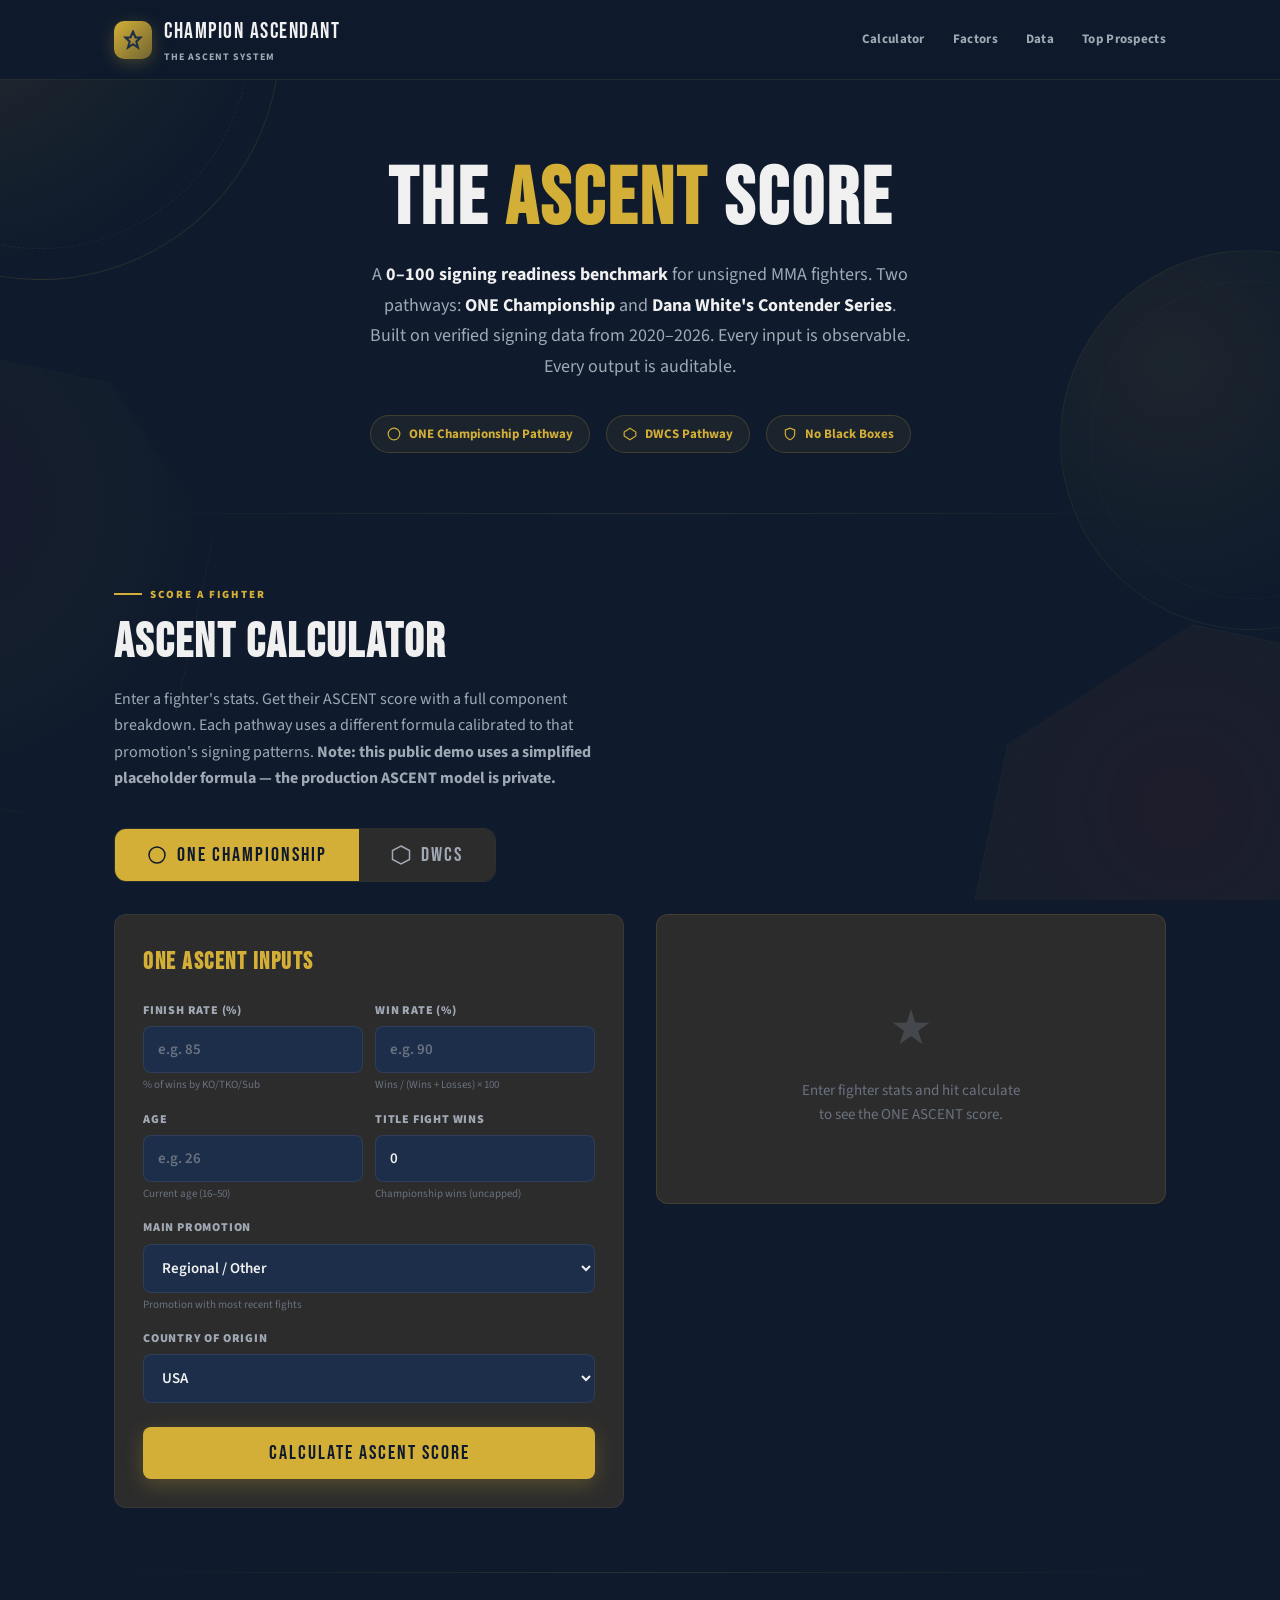
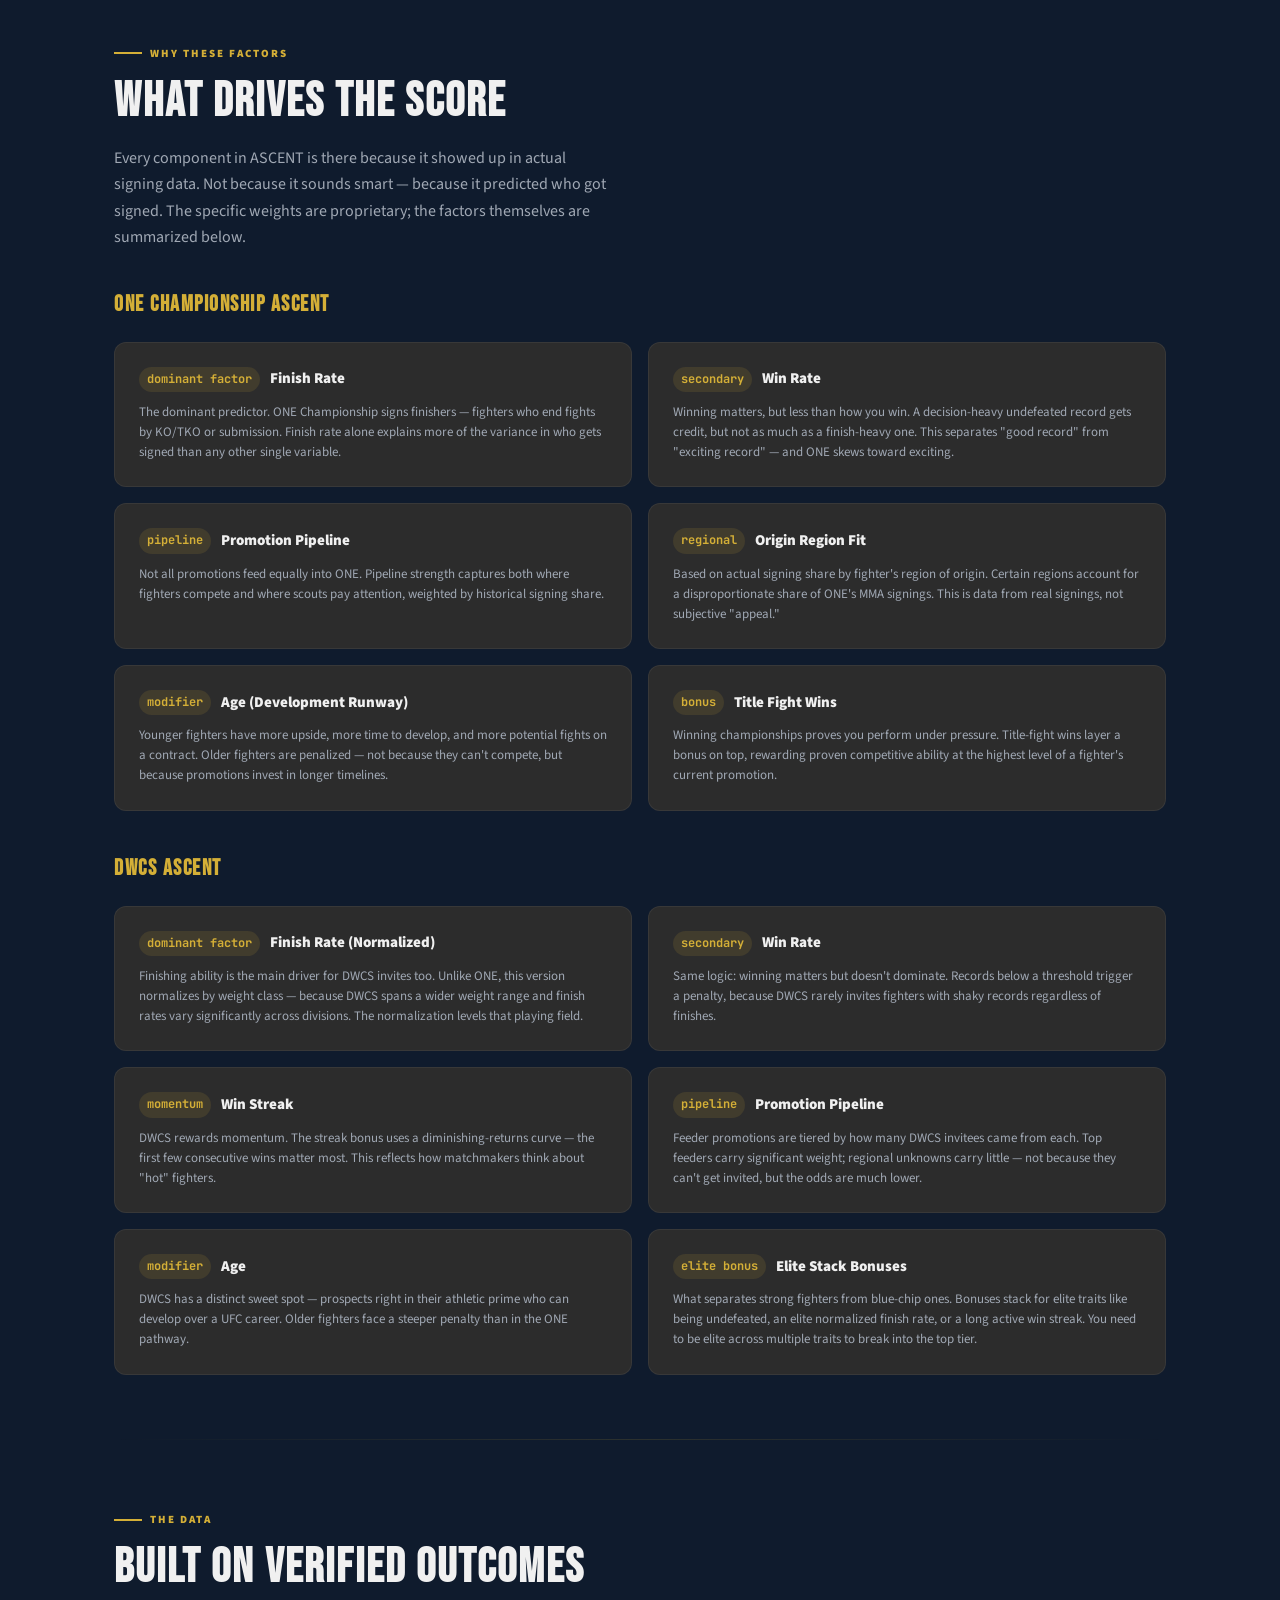
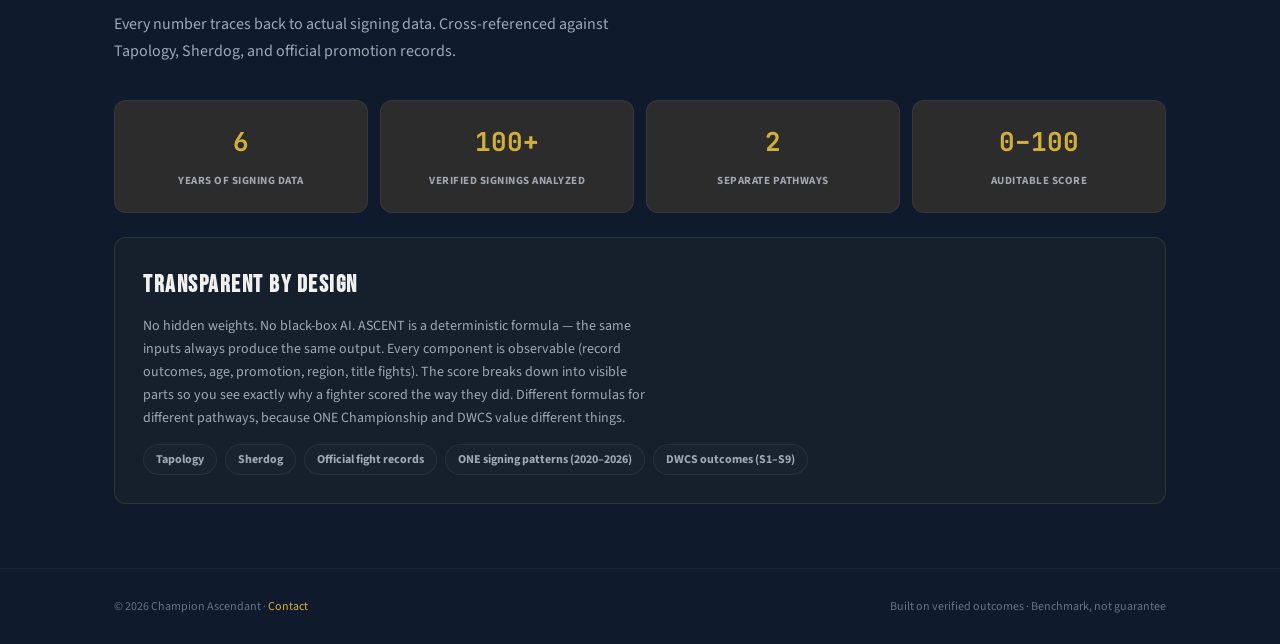
<file: index.html>
<!doctype html>
<html lang="en">
<head>
  <meta charset="utf-8"/>
  <meta name="viewport" content="width=device-width,initial-scale=1"/>
  <title>Champion Ascendant — The ASCENT Scoring System</title>
  <meta name="description" content="ASCENT scores unsigned MMA fighters 0–100 on signing readiness for DWCS and ONE Championship. Data-driven scouting for managers, scouts, and investors."/>
  <link rel="preconnect" href="https://fonts.googleapis.com">
  <link rel="preconnect" href="https://fonts.gstatic.com" crossorigin>
  <link href="https://fonts.googleapis.com/css2?family=Bebas+Neue&family=Source+Sans+3:wght@400;600;700;900&family=JetBrains+Mono:wght@500;700&display=swap" rel="stylesheet">
  <style>
    :root {
      --midnight: #1C2E4A;
      --midnight-deep: #0F1B2D;
      --gold: #D4AF37;
      --gold-dim: rgba(212,175,55,0.15);
      --gold-glow: rgba(212,175,55,0.3);
      --charcoal: #2C2C2C;
      --charcoal-light: #3A3A3A;
      --white: #F0F0F0;
      --gray: #A0A8B4;
      --gray-dim: #6A7280;
      --red: #C0392B;
      --green: #27AE60;
      --surface: rgba(28,46,74,0.6);
      --font-display: 'Bebas Neue', sans-serif;
      --font-body: 'Source Sans 3', system-ui, sans-serif;
      --font-mono: 'JetBrains Mono', monospace;
      --radius: 12px;
      --radius-sm: 8px;
      --max: 1100px;
    }

    * { box-sizing: border-box; margin: 0; padding: 0; }
    html { scroll-behavior: smooth; }
    html, body { overflow-x: hidden; }

    body {
      font-family: var(--font-body);
      background: var(--midnight-deep);
      color: var(--white);
      line-height: 1.6;
      -webkit-font-smoothing: antialiased;
    }

    a { color: var(--gold); text-decoration: none; }
    a:hover { text-decoration: underline; }

    .wrap {
      max-width: var(--max);
      margin: 0 auto;
      padding: 0 24px;
      position: relative;
      z-index: 1;
    }

    /* bg shapes */
    .page-ornaments {
      position: fixed; inset: 0;
      pointer-events: none; z-index: 0; overflow: hidden;
    }
    .bg-orb {
      position: absolute;
      width: 480px; height: 480px;
      border-radius: 50%;
      background: radial-gradient(circle at 30% 30%, rgba(212,175,55,0.18), rgba(212,175,55,0.05) 50%, transparent 72%);
      border: 1px solid rgba(212,175,55,0.18);
      opacity: 0.7;
      animation: orbPulse 5s ease-in-out infinite;
    }
    .bg-orb::after {
      content: ""; position: absolute; inset: 30px;
      border-radius: 50%;
      border: 1px dashed rgba(255,255,255,0.08);
    }
    @keyframes orbPulse {
      0%,100% { transform: translate3d(0,0,0) scale(1); opacity: 0.55; }
      50% { transform: translate3d(10px,6px,0) scale(1.04); opacity: 0.75; }
    }
    .bg-octagon {
      position: absolute;
      width: 520px; height: 520px;
      clip-path: polygon(30% 0%, 70% 0%, 100% 30%, 100% 70%, 70% 100%, 30% 100%, 0% 70%, 0% 30%);
      background: radial-gradient(circle at 35% 35%, rgba(192,57,43,0.14), rgba(212,175,55,0.06) 50%, transparent 72%);
      border: 1px solid rgba(212,175,55,0.12);
      opacity: 0.65;
      transform: rotate(12deg);
      animation: octaFloat 8s ease-in-out infinite;
    }
    @keyframes octaFloat {
      0%,100% { transform: rotate(12deg) translate3d(0,0,0); }
      50% { transform: rotate(12deg) translate3d(-12px,14px,0); }
    }
    .orb-tl { left: -200px; top: -200px; }
    .oct-br { right: -220px; bottom: -260px; }
    .orb-br { right: -160px; bottom: 30%; width: 380px; height: 380px; opacity: 0.4; }
    .oct-tl { left: -240px; top: 40%; opacity: 0.4; width: 440px; height: 440px; }

    /* nav */
    .topbar {
      position: sticky; top: 0; z-index: 50;
      background: rgba(15,27,45,0.92);
      backdrop-filter: blur(14px);
      border-bottom: 1px solid rgba(212,175,55,0.1);
    }
    .topbar-inner {
      display: flex; align-items: center; justify-content: space-between;
      padding: 14px 0;
    }
    .brand { display: flex; align-items: center; gap: 12px; }
    .brand-icon {
      width: 38px; height: 38px; border-radius: 10px;
      background: linear-gradient(135deg, var(--gold), rgba(212,175,55,0.5));
      display: flex; align-items: center; justify-content: center;
      box-shadow: 0 4px 16px rgba(212,175,55,0.25);
    }
    .brand-icon svg { width: 20px; height: 20px; }
    .brand-text { font-family: var(--font-display); font-size: 22px; letter-spacing: 1.5px; }
    .brand-sub { font-size: 10px; font-weight: 700; color: var(--gray); letter-spacing: 1px; text-transform: uppercase; }
    .nav-links { display: flex; gap: 28px; }
    .nav-links a {
      font-size: 13px; font-weight: 700; color: var(--gray);
      letter-spacing: 0.3px; transition: color 0.2s;
    }
    .nav-links a:hover { color: var(--gold); text-decoration: none; }

    .hero { padding: 80px 0 60px; text-align: center; position: relative; }
    .hero h1 {
      font-family: var(--font-display);
      font-size: clamp(48px, 7vw, 80px);
      letter-spacing: 3px; line-height: 1; margin-bottom: 20px;
    }
    .hero h1 .gold { color: var(--gold); }
    .hero-sub {
      font-size: 18px; color: var(--gray);
      max-width: 60ch; margin: 0 auto 32px; line-height: 1.7;
    }
    .hero-sub strong { color: var(--white); font-weight: 700; }
    .hero-badges { display: flex; justify-content: center; gap: 16px; flex-wrap: wrap; }
    .hero-badge {
      display: inline-flex; align-items: center; gap: 8px;
      padding: 8px 16px; border-radius: 999px;
      border: 1px solid rgba(212,175,55,0.2);
      background: rgba(212,175,55,0.06);
      font-size: 13px; font-weight: 700; color: var(--gold);
    }

    section { padding: 64px 0; position: relative; }

    .section-label {
      display: inline-flex; align-items: center; gap: 8px;
      font-size: 11px; font-weight: 900; color: var(--gold);
      letter-spacing: 2px; text-transform: uppercase; margin-bottom: 14px;
    }
    .section-label::before { content: ""; width: 28px; height: 2px; background: var(--gold); }

    .section-title {
      font-family: var(--font-display);
      font-size: clamp(30px, 4vw, 48px);
      letter-spacing: 2px; line-height: 1.1; margin-bottom: 16px;
    }
    .section-desc {
      font-size: 16px; color: var(--gray);
      max-width: 62ch; line-height: 1.65; margin-bottom: 36px;
    }
    .divider { height: 1px; background: linear-gradient(90deg, transparent, rgba(212,175,55,0.15), transparent); }

    /* pathway tabs */
    .pathway-tabs {
      display: flex; gap: 0; margin-bottom: 32px;
      border-radius: var(--radius); overflow: hidden;
      border: 1px solid rgba(212,175,55,0.15); width: fit-content;
    }
    .pathway-tab {
      padding: 14px 32px; font-family: var(--font-display);
      font-size: 20px; letter-spacing: 2px; cursor: pointer;
      background: var(--charcoal); color: var(--gray);
      border: none; transition: all 0.2s;
      display: flex; align-items: center; gap: 10px;
    }
    .pathway-tab .tab-icon { width: 20px; height: 20px; display: inline-flex; }
    .pathway-tab.active { background: var(--gold); color: var(--midnight-deep); }
    .pathway-tab:not(.active):hover { background: var(--charcoal-light); color: var(--white); }
    .pathway-panel { display: none; }
    .pathway-panel.active { display: block; }

    .calc-layout {
      display: grid; grid-template-columns: 1fr 1fr;
      gap: 32px; align-items: start;
    }
    .calc-inputs {
      background: var(--charcoal);
      border: 1px solid rgba(255,255,255,0.06);
      border-radius: var(--radius); padding: 28px;
    }
    .calc-inputs h3 {
      font-family: var(--font-display); font-size: 24px;
      letter-spacing: 1.5px; margin-bottom: 20px; color: var(--gold);
    }
    .field { margin-bottom: 16px; }
    .field label {
      display: block; font-size: 12px; font-weight: 900;
      color: var(--gray); text-transform: uppercase;
      letter-spacing: 0.8px; margin-bottom: 6px;
    }
    .field input, .field select {
      width: 100%; padding: 12px 14px;
      border-radius: var(--radius-sm);
      border: 1px solid rgba(255,255,255,0.08);
      background: var(--midnight); color: var(--white);
      font-size: 15px; font-weight: 600;
      font-family: var(--font-body); outline: none;
      transition: all 0.2s;
    }
    .field input:focus, .field select:focus {
      border-color: var(--gold);
      box-shadow: 0 0 0 3px rgba(212,175,55,0.15);
    }
    .field input::placeholder { color: var(--gray-dim); }
    .field-row { display: grid; grid-template-columns: 1fr 1fr; gap: 12px; }
    .field .hint { font-size: 11px; color: var(--gray-dim); margin-top: 3px; }
    .field .error-hint { font-size: 11px; color: var(--red); margin-top: 3px; display: none; }
    .field.has-error input, .field.has-error select { border-color: var(--red); }
    .field.has-error .error-hint { display: block; }
    .field.has-error .hint { display: none; }

    .calc-btn {
      width: 100%; padding: 14px;
      border-radius: var(--radius-sm);
      background: var(--gold); color: var(--midnight-deep);
      font-family: var(--font-display); font-size: 20px;
      letter-spacing: 2px; border: none; cursor: pointer;
      margin-top: 8px; transition: all 0.2s;
      box-shadow: 0 6px 20px rgba(212,175,55,0.25);
    }
    .calc-btn:hover { transform: translateY(-2px); box-shadow: 0 10px 30px rgba(212,175,55,0.35); }

    /* result panel */
    .result-card {
      background: var(--charcoal);
      border: 1px solid rgba(212,175,55,0.15);
      border-radius: var(--radius); padding: 28px;
      position: sticky; top: 80px;
    }
    .result-placeholder {
      text-align: center; padding: 48px 20px;
      color: var(--gray-dim); font-size: 15px;
    }
    .result-placeholder .placeholder-icon { font-size: 48px; margin-bottom: 12px; opacity: 0.4; }
    .result-score-row { display: flex; align-items: center; gap: 20px; margin-bottom: 20px; }
    .score-ring-wrap { width: 100px; height: 100px; position: relative; flex-shrink: 0; }
    .score-ring-wrap svg { width: 100px; height: 100px; transform: rotate(-90deg); }
    .score-ring-wrap .ring-bg { fill: none; stroke: rgba(255,255,255,0.06); stroke-width: 7; }
    .score-ring-wrap .ring-fill {
      fill: none; stroke: var(--gold); stroke-width: 7;
      stroke-linecap: round; stroke-dasharray: 263; stroke-dashoffset: 263;
      transition: stroke-dashoffset 1s ease;
    }
    .score-number {
      position: absolute; inset: 0;
      display: flex; align-items: center; justify-content: center;
      font-family: var(--font-mono); font-size: 28px; font-weight: 700; color: var(--gold);
    }
    .score-meta strong { display: block; font-size: 18px; font-weight: 900; margin-bottom: 2px; }
    .score-meta .tier { font-size: 13px; color: var(--gray); font-weight: 700; }

    .breakdown-list { display: flex; flex-direction: column; gap: 6px; margin-top: 16px; }
    .breakdown-row {
      display: flex; align-items: center; justify-content: space-between;
      padding: 10px 14px; border-radius: var(--radius-sm);
      background: rgba(255,255,255,0.02);
      border: 1px solid rgba(255,255,255,0.04); font-size: 13px;
    }
    .breakdown-row .bl { color: var(--gray); font-weight: 600; }
    .breakdown-row .bv { font-family: var(--font-mono); font-weight: 700; font-size: 13px; }
    .bv.positive { color: var(--green); }
    .bv.negative { color: var(--red); }
    .bv.neutral { color: var(--white); }

    .factors-grid { display: grid; grid-template-columns: repeat(2, 1fr); gap: 16px; }
    .factor-card {
      padding: 24px; border-radius: var(--radius);
      border: 1px solid rgba(255,255,255,0.06);
      background: var(--charcoal); transition: border-color 0.2s;
    }
    .factor-card:hover { border-color: rgba(212,175,55,0.2); }
    .factor-card .factor-header { display: flex; align-items: center; gap: 10px; margin-bottom: 10px; }
    .factor-card .factor-weight {
      font-family: var(--font-mono); font-size: 12px; font-weight: 700;
      padding: 3px 8px; border-radius: 999px;
      background: rgba(212,175,55,0.12); color: var(--gold);
    }
    .factor-card h4 { font-size: 15px; font-weight: 900; }
    .factor-card p { font-size: 13px; color: var(--gray); line-height: 1.55; }

    .method-box {
      padding: 28px; border-radius: var(--radius);
      border: 1px solid rgba(212,175,55,0.15);
      background: rgba(212,175,55,0.03);
    }
    .method-box h3 { font-family: var(--font-display); font-size: 24px; letter-spacing: 1.5px; margin-bottom: 10px; }
    .method-box p { font-size: 14px; color: var(--gray); line-height: 1.65; max-width: 72ch; }

    .source-tags { display: flex; gap: 8px; flex-wrap: wrap; margin-top: 14px; }
    .source-tag {
      padding: 5px 12px; border-radius: 999px;
      border: 1px solid rgba(255,255,255,0.06);
      background: rgba(255,255,255,0.02);
      font-size: 12px; font-weight: 700; color: var(--gray);
    }

    .stat-row { display: grid; grid-template-columns: repeat(4, 1fr); gap: 12px; margin-bottom: 24px; }
    .stat-box {
      padding: 20px; border-radius: var(--radius);
      border: 1px solid rgba(255,255,255,0.06);
      background: var(--charcoal); text-align: center;
    }
    .stat-box .num {
      font-family: var(--font-mono); font-size: 26px; font-weight: 700;
      color: var(--gold); display: block; margin-bottom: 4px;
    }
    .stat-box .desc { font-size: 11px; font-weight: 700; color: var(--gray); text-transform: uppercase; letter-spacing: 0.5px; }

    footer {
      padding: 28px 0; border-top: 1px solid rgba(255,255,255,0.04);
      font-size: 12px; color: var(--gray-dim);
    }
    .footer-inner { display: flex; align-items: center; justify-content: space-between; flex-wrap: wrap; gap: 12px; }

    .reveal { opacity: 0; transform: translateY(20px); transition: opacity 0.5s ease, transform 0.5s ease; }
    .reveal.visible { opacity: 1; transform: translateY(0); }

    @media (max-width: 900px) {
      .calc-layout { grid-template-columns: 1fr; }
      .factors-grid { grid-template-columns: 1fr; }
      .stat-row { grid-template-columns: 1fr 1fr; }
      .result-card { position: static; }
      .nav-links { display: none; }
    }
    @media (max-width: 640px) {
      .hero { padding: 48px 0 36px; }
      section { padding: 48px 0; }
      .pathway-tab { padding: 12px 20px; font-size: 16px; }
      .field-row { grid-template-columns: 1fr; }
    }
    @media (prefers-reduced-motion: reduce) {
      .reveal { opacity: 1; transform: none; transition: none; }
      .bg-orb, .bg-octagon { animation: none; }
    }
  </style>
</head>
<body>

  <div class="page-ornaments" aria-hidden="true">
    <div class="bg-orb orb-tl"></div>
    <div class="bg-octagon oct-br"></div>
    <div class="bg-orb orb-br"></div>
    <div class="bg-octagon oct-tl"></div>
  </div>

  <div class="topbar">
    <div class="wrap">
      <div class="topbar-inner">
        <div class="brand">
          <div class="brand-icon" aria-hidden="true">
            <svg viewBox="0 0 24 24" fill="none" stroke="#1C2E4A" stroke-width="2.5" stroke-linecap="round"><path d="M12 2L15 9H21L16 14L18 21L12 17L6 21L8 14L3 9H9L12 2Z"/></svg>
          </div>
          <div>
            <div class="brand-text">CHAMPION ASCENDANT</div>
            <div class="brand-sub">The Ascent System</div>
          </div>
        </div>
        <nav class="nav-links">
          <a href="#calculator">Calculator</a>
          <a href="#factors">Factors</a>
          <a href="#data">Data</a>
          <a href="/prospects">Top Prospects</a>
        </nav>
      </div>
    </div>
  </div>

  <header class="hero">
    <div class="wrap">
      <h1>THE <span class="gold">ASCENT</span> SCORE</h1>
      <p class="hero-sub">
        A <strong>0–100 signing readiness benchmark</strong> for unsigned MMA fighters.
        Two pathways: <strong>ONE Championship</strong> and <strong>Dana White's Contender Series</strong>.
        Built on verified signing data from 2020–2026. Every input is observable. Every output is auditable.
      </p>
      <div class="hero-badges">
        <span class="hero-badge">
          <svg width="14" height="14" viewBox="0 0 24 24" fill="none" stroke="currentColor" stroke-width="2"><circle cx="12" cy="12" r="10"/></svg>
          ONE Championship Pathway
        </span>
        <span class="hero-badge">
          <svg width="14" height="14" viewBox="0 0 24 24" fill="none" stroke="currentColor" stroke-width="2"><polygon points="12,2 22,8.5 22,15.5 12,22 2,15.5 2,8.5"/></svg>
          DWCS Pathway
        </span>
        <span class="hero-badge">
          <svg width="14" height="14" viewBox="0 0 24 24" fill="none" stroke="currentColor" stroke-width="2"><path d="M12 22s8-4 8-10V5l-8-3-8 3v7c0 6 8 10 8 10z"/></svg>
          No Black Boxes
        </span>
      </div>
    </div>
  </header>

  <div class="wrap"><div class="divider"></div></div>

  <section id="calculator" class="reveal">
    <div class="wrap">
      <div class="section-label">Score a Fighter</div>
      <h2 class="section-title">ASCENT CALCULATOR</h2>
      <p class="section-desc">
        Enter a fighter's stats. Get their ASCENT score with a full component breakdown. Each pathway uses a different formula calibrated to that promotion's signing patterns. <strong>Note: this public demo uses a simplified placeholder formula — the production ASCENT model is private.</strong>
      </p>

      <div class="pathway-tabs">
        <button class="pathway-tab active" data-tab="one" onclick="switchTab('one')">
          <span class="tab-icon"><svg viewBox="0 0 20 20" fill="none"><circle cx="10" cy="10" r="8" stroke="currentColor" stroke-width="1.5"/></svg></span>
          ONE CHAMPIONSHIP
        </button>
        <button class="pathway-tab" data-tab="dwcs" onclick="switchTab('dwcs')">
          <span class="tab-icon"><svg viewBox="0 0 20 20" fill="none"><polygon points="10,1 18.5,5.5 18.5,14.5 10,19 1.5,14.5 1.5,5.5" stroke="currentColor" stroke-width="1.5"/></svg></span>
          DWCS
        </button>
      </div>

      <div class="pathway-panel active" id="panel-one">
        <div class="calc-layout">
          <div class="calc-inputs">
            <h3>ONE ASCENT INPUTS</h3>
            <div class="field-row">
              <div class="field">
                <label>Finish Rate (%)</label>
                <input type="number" id="one-fr" min="0" max="100" step="0.1" placeholder="e.g. 85"/>
                <div class="hint">% of wins by KO/TKO/Sub</div>
                <div class="error-hint">Must be 0–100</div>
              </div>
              <div class="field">
                <label>Win Rate (%)</label>
                <input type="number" id="one-wr" min="0" max="100" step="0.1" placeholder="e.g. 90"/>
                <div class="hint">Wins / (Wins + Losses) × 100</div>
                <div class="error-hint">Must be 0–100</div>
              </div>
            </div>
            <div class="field-row">
              <div class="field">
                <label>Age</label>
                <input type="number" id="one-age" min="16" max="50" step="1" placeholder="e.g. 26"/>
                <div class="hint">Current age (16–50)</div>
                <div class="error-hint">Must be 16–50</div>
              </div>
              <div class="field">
                <label>Title Fight Wins</label>
                <input type="number" id="one-titles" min="0" max="30" step="1" value="0"/>
                <div class="hint">Championship wins (uncapped)</div>
              </div>
            </div>
            <div class="field">
              <label>Main Promotion</label>
              <select id="one-promo">
                <option value="Regional_Shows" selected>Regional / Other</option>
                <option value="ONE_Friday_Fights">ONE Friday Fights</option>
                <option value="LFA">LFA</option>
                <option value="ACA">ACA</option>
                <option value="Cage_Warriors">Cage Warriors</option>
              </select>
              <div class="hint">Promotion with most recent fights</div>
            </div>
            <div class="field">
              <label>Country of Origin</label>
              <select id="one-country">
                <option value="USA" selected>USA</option>
                <option value="Brazil">Brazil</option>
                <option value="Japan">Japan</option>
                <option value="Thailand">Thailand</option>
                <option value="Russia">Russia</option>
              </select>
            </div>
            <button class="calc-btn" onclick="calcONE()">CALCULATE ASCENT SCORE</button>
          </div>

          <div class="result-card" id="one-result">
            <div class="result-placeholder">
              <div class="placeholder-icon">&#9733;</div>
              <p>Enter fighter stats and hit calculate<br/>to see the ONE ASCENT score.</p>
            </div>
          </div>
        </div>
      </div>

      <div class="pathway-panel" id="panel-dwcs">
        <div class="calc-layout">
          <div class="calc-inputs">
            <h3>DWCS ASCENT INPUTS</h3>
            <div class="field-row">
              <div class="field">
                <label>Finish Rate (%)</label>
                <input type="number" id="dwcs-fr" min="0" max="100" step="0.1" placeholder="e.g. 85"/>
                <div class="hint">% of wins by KO/TKO/Sub</div>
                <div class="error-hint">Must be 0–100</div>
              </div>
              <div class="field">
                <label>Win Rate (%)</label>
                <input type="number" id="dwcs-wr" min="0" max="100" step="0.1" placeholder="e.g. 90"/>
                <div class="hint">Wins / (Wins + Losses) × 100</div>
                <div class="error-hint">Must be 0–100</div>
              </div>
            </div>
            <div class="field-row">
              <div class="field">
                <label>Age</label>
                <input type="number" id="dwcs-age" min="16" max="50" step="1" placeholder="e.g. 25"/>
                <div class="hint">Current age (16–50)</div>
                <div class="error-hint">Must be 16–50</div>
              </div>
              <div class="field">
                <label>Current Win Streak</label>
                <input type="number" id="dwcs-streak" min="0" max="50" step="1" value="0"/>
                <div class="hint">Consecutive wins</div>
              </div>
            </div>
            <div class="field">
              <label>Weight Class</label>
              <select id="dwcs-wc">
                <option value="lightweight" selected>Lightweight</option>
                <option value="featherweight">Featherweight</option>
                <option value="welterweight">Welterweight</option>
                <option value="flyweight">Flyweight</option>
                <option value="heavyweight">Heavyweight</option>
              </select>
            </div>
            <div class="field">
              <label>Main Promotion</label>
              <select id="dwcs-promo">
                <option value="Regional" selected>Regional / Other</option>
                <option value="LFA">LFA</option>
                <option value="Cage Warriors">Cage Warriors</option>
                <option value="Fury FC">Fury FC</option>
              </select>
            </div>
            <button class="calc-btn" onclick="calcDWCS()">CALCULATE ASCENT SCORE</button>
          </div>

          <div class="result-card" id="dwcs-result">
            <div class="result-placeholder">
              <div class="placeholder-icon">&#9733;</div>
              <p>Enter fighter stats and hit calculate<br/>to see the DWCS ASCENT score.</p>
            </div>
          </div>
        </div>
      </div>
    </div>
  </section>

  <div class="wrap"><div class="divider"></div></div>

  <section id="factors" class="reveal">
    <div class="wrap">
      <div class="section-label">Why These Factors</div>
      <h2 class="section-title">WHAT DRIVES THE SCORE</h2>
      <p class="section-desc">
        Every component in ASCENT is there because it showed up in actual signing data. Not because it sounds smart — because it predicted who got signed. The specific weights are proprietary; the factors themselves are summarized below.
      </p>

      <div style="margin-bottom:20px;">
        <h3 style="font-family:var(--font-display);font-size:22px;letter-spacing:1.5px;color:var(--gold);margin-bottom:14px;">ONE CHAMPIONSHIP ASCENT</h3>
      </div>
      <div class="factors-grid" style="margin-bottom:40px;">
        <div class="factor-card">
          <div class="factor-header">
            <span class="factor-weight">dominant factor</span>
            <h4>Finish Rate</h4>
          </div>
          <p>The dominant predictor. ONE Championship signs finishers — fighters who end fights by KO/TKO or submission. Finish rate alone explains more of the variance in who gets signed than any other single variable.</p>
        </div>
        <div class="factor-card">
          <div class="factor-header">
            <span class="factor-weight">secondary</span>
            <h4>Win Rate</h4>
          </div>
          <p>Winning matters, but less than how you win. A decision-heavy undefeated record gets credit, but not as much as a finish-heavy one. This separates "good record" from "exciting record" — and ONE skews toward exciting.</p>
        </div>
        <div class="factor-card">
          <div class="factor-header">
            <span class="factor-weight">pipeline</span>
            <h4>Promotion Pipeline</h4>
          </div>
          <p>Not all promotions feed equally into ONE. Pipeline strength captures both where fighters compete and where scouts pay attention, weighted by historical signing share.</p>
        </div>
        <div class="factor-card">
          <div class="factor-header">
            <span class="factor-weight">regional</span>
            <h4>Origin Region Fit</h4>
          </div>
          <p>Based on actual signing share by fighter's region of origin. Certain regions account for a disproportionate share of ONE's MMA signings. This is data from real signings, not subjective "appeal."</p>
        </div>
        <div class="factor-card">
          <div class="factor-header">
            <span class="factor-weight">modifier</span>
            <h4>Age (Development Runway)</h4>
          </div>
          <p>Younger fighters have more upside, more time to develop, and more potential fights on a contract. Older fighters are penalized — not because they can't compete, but because promotions invest in longer timelines.</p>
        </div>
        <div class="factor-card">
          <div class="factor-header">
            <span class="factor-weight">bonus</span>
            <h4>Title Fight Wins</h4>
          </div>
          <p>Winning championships proves you perform under pressure. Title-fight wins layer a bonus on top, rewarding proven competitive ability at the highest level of a fighter's current promotion.</p>
        </div>
      </div>

      <div style="margin-bottom:20px;">
        <h3 style="font-family:var(--font-display);font-size:22px;letter-spacing:1.5px;color:var(--gold);margin-bottom:14px;">DWCS ASCENT</h3>
      </div>
      <div class="factors-grid">
        <div class="factor-card">
          <div class="factor-header">
            <span class="factor-weight">dominant factor</span>
            <h4>Finish Rate (Normalized)</h4>
          </div>
          <p>Finishing ability is the main driver for DWCS invites too. Unlike ONE, this version normalizes by weight class — because DWCS spans a wider weight range and finish rates vary significantly across divisions. The normalization levels that playing field.</p>
        </div>
        <div class="factor-card">
          <div class="factor-header">
            <span class="factor-weight">secondary</span>
            <h4>Win Rate</h4>
          </div>
          <p>Same logic: winning matters but doesn't dominate. Records below a threshold trigger a penalty, because DWCS rarely invites fighters with shaky records regardless of finishes.</p>
        </div>
        <div class="factor-card">
          <div class="factor-header">
            <span class="factor-weight">momentum</span>
            <h4>Win Streak</h4>
          </div>
          <p>DWCS rewards momentum. The streak bonus uses a diminishing-returns curve — the first few consecutive wins matter most. This reflects how matchmakers think about "hot" fighters.</p>
        </div>
        <div class="factor-card">
          <div class="factor-header">
            <span class="factor-weight">pipeline</span>
            <h4>Promotion Pipeline</h4>
          </div>
          <p>Feeder promotions are tiered by how many DWCS invitees came from each. Top feeders carry significant weight; regional unknowns carry little — not because they can't get invited, but the odds are much lower.</p>
        </div>
        <div class="factor-card">
          <div class="factor-header">
            <span class="factor-weight">modifier</span>
            <h4>Age</h4>
          </div>
          <p>DWCS has a distinct sweet spot — prospects right in their athletic prime who can develop over a UFC career. Older fighters face a steeper penalty than in the ONE pathway.</p>
        </div>
        <div class="factor-card">
          <div class="factor-header">
            <span class="factor-weight">elite bonus</span>
            <h4>Elite Stack Bonuses</h4>
          </div>
          <p>What separates strong fighters from blue-chip ones. Bonuses stack for elite traits like being undefeated, an elite normalized finish rate, or a long active win streak. You need to be elite across multiple traits to break into the top tier.</p>
        </div>
      </div>
    </div>
  </section>

  <div class="wrap"><div class="divider"></div></div>

  <section id="data" class="reveal">
    <div class="wrap">
      <div class="section-label">The Data</div>
      <h2 class="section-title">BUILT ON VERIFIED OUTCOMES</h2>
      <p class="section-desc">
        Every number traces back to actual signing data. Cross-referenced against Tapology, Sherdog, and official promotion records.
      </p>
      <div class="stat-row">
        <div class="stat-box"><span class="num">6</span><span class="desc">Years of signing data</span></div>
        <div class="stat-box"><span class="num">100+</span><span class="desc">Verified signings analyzed</span></div>
        <div class="stat-box"><span class="num">2</span><span class="desc">Separate pathways</span></div>
        <div class="stat-box"><span class="num">0–100</span><span class="desc">Auditable score</span></div>
      </div>
      <div class="method-box">
        <h3>TRANSPARENT BY DESIGN</h3>
        <p>
          No hidden weights. No black-box AI. ASCENT is a deterministic formula — the same inputs always produce the same output. Every component is observable (record outcomes, age, promotion, region, title fights). The score breaks down into visible parts so you see exactly why a fighter scored the way they did. Different formulas for different pathways, because ONE Championship and DWCS value different things.
        </p>
        <div class="source-tags">
          <span class="source-tag">Tapology</span>
          <span class="source-tag">Sherdog</span>
          <span class="source-tag">Official fight records</span>
          <span class="source-tag">ONE signing patterns (2020–2026)</span>
          <span class="source-tag">DWCS outcomes (S1–S9)</span>
        </div>
      </div>
    </div>
  </section>

  <footer>
    <div class="wrap">
      <div class="footer-inner">
        <div>&copy; <span id="yr"></span> Champion Ascendant · <a href="mailto:championascendant@gmail.com">Contact</a></div>
        <div>Built on verified outcomes · Benchmark, not guarantee</div>
      </div>
    </div>
  </footer>

  <script>
    /* ============================================================
       PUBLIC PORTFOLIO BUILD
       ------------------------------------------------------------
       The ASCENT scoring engine (component weights, promotion
       pipeline tables, region/age curves, normalization model)
       is proprietary and is NOT included in this public repo.
       It has been replaced below with a transparent demo stub so
       the interface remains fully interactive. Scores produced by
       this build are illustrative only and do NOT reflect the
       real ASCENT model.
       ============================================================ */

    document.getElementById('yr').textContent = new Date().getFullYear();

    const obs = new IntersectionObserver(entries => {
      entries.forEach(e => {
        if (e.isIntersecting) { e.target.classList.add('visible'); obs.unobserve(e.target); }
      });
    }, { threshold: 0.08 });
    document.querySelectorAll('.reveal').forEach(el => obs.observe(el));

    function switchTab(tab) {
      document.querySelectorAll('.pathway-tab').forEach(t => t.classList.toggle('active', t.dataset.tab === tab));
      document.querySelectorAll('.pathway-panel').forEach(p => p.classList.toggle('active', p.id === 'panel-' + tab));
    }

    function clamp(x, lo, hi) { return Math.max(lo, Math.min(hi, x)); }

    function validate(id, min, max) {
      const el = document.getElementById(id);
      const field = el.closest('.field');
      const v = parseFloat(el.value);
      if (isNaN(v) || v < min || v > max) {
        field.classList.add('has-error');
        return null;
      }
      field.classList.remove('has-error');
      return v;
    }

    /* ---- DEMO STUB ----------------------------------------------
       The real ASCENT formula is proprietary and lives in a private
       build. The function below is a simplified placeholder used only
       so the calculator UI works in this public demo.
       --------------------------------------------------------------- */
    function demoScore(fr, wr, age) {
      // Illustrative only — NOT the real ASCENT weights.
      const base = 0.5 * (fr / 100) + 0.5 * (wr / 100);
      let ageNudge = (age >= 23 && age <= 27) ? 5 : 0;
      return clamp(base * 90 + ageNudge, 0, 100);
    }

    function calcONE() {
      document.querySelectorAll('#panel-one .field').forEach(f => f.classList.remove('has-error'));
      const fr = validate('one-fr', 0, 100);
      const wr = validate('one-wr', 0, 100);
      const age = validate('one-age', 16, 50);
      if (fr === null || wr === null || age === null) return;

      const score = demoScore(fr, wr, age);
      renderResult('one-result', score, [
        ['Demo Score', score.toFixed(1) + ' of 100', 'neutral'],
        ['Note', 'Real model omitted', 'neutral'],
      ], 'ONE Championship', score);
    }

    function calcDWCS() {
      document.querySelectorAll('#panel-dwcs .field').forEach(f => f.classList.remove('has-error'));
      const fr = validate('dwcs-fr', 0, 100);
      const wr = validate('dwcs-wr', 0, 100);
      const age = validate('dwcs-age', 16, 50);
      if (fr === null || wr === null || age === null) return;

      const score = demoScore(fr, wr, age);
      renderResult('dwcs-result', score, [
        ['Demo Score', score.toFixed(1) + ' of 100', 'neutral'],
        ['Note', 'Real model omitted', 'neutral'],
      ], 'DWCS', score);
    }

    function getTier(score, pathway) {
      if (score >= 85) return { label: 'Tier A — Elite signing readiness', color: '#27AE60' };
      if (score >= 70) return { label: 'Tier B — Strong prospect', color: '#D4AF37' };
      if (score >= 55) return { label: 'Tier C — Developing', color: '#E67E22' };
      return { label: 'Tier D — Significant gaps', color: '#C0392B' };
    }

    function renderResult(containerId, score, rows, pathway, rawScore) {
      const tier = getTier(score, pathway);
      const circ = 2 * Math.PI * 42;
      const offset = circ * (1 - score / 100);

      let html = '<div class="result-score-row">'
        + '<div class="score-ring-wrap"><svg viewBox="0 0 100 100">'
        + '<circle class="ring-bg" cx="50" cy="50" r="42"/>'
        + '<circle class="ring-fill" cx="50" cy="50" r="42" style="stroke-dasharray:' + circ.toFixed(1) + ';stroke-dashoffset:' + offset.toFixed(1) + ';stroke:' + tier.color + '"/>'
        + '</svg><div class="score-number" style="color:' + tier.color + '">' + Math.round(score) + '</div></div>'
        + '<div class="score-meta"><strong>' + pathway + ' ASCENT: ' + score.toFixed(1) + '/100</strong>'
        + '<div class="tier" style="color:' + tier.color + '">' + tier.label + '</div>'
        + '<div class="tier" style="color:var(--gray-dim);margin-top:4px">Demo build — real model private</div>'
        + '</div></div><div class="breakdown-list">';

      rows.forEach(r => {
        html += '<div class="breakdown-row"><span class="bl">' + r[0] + '</span><span class="bv ' + r[2] + '">' + r[1] + '</span></div>';
      });

      html += '</div>';
      document.getElementById(containerId).innerHTML = html;
    }
  </script>
</body>
</html>
</file>
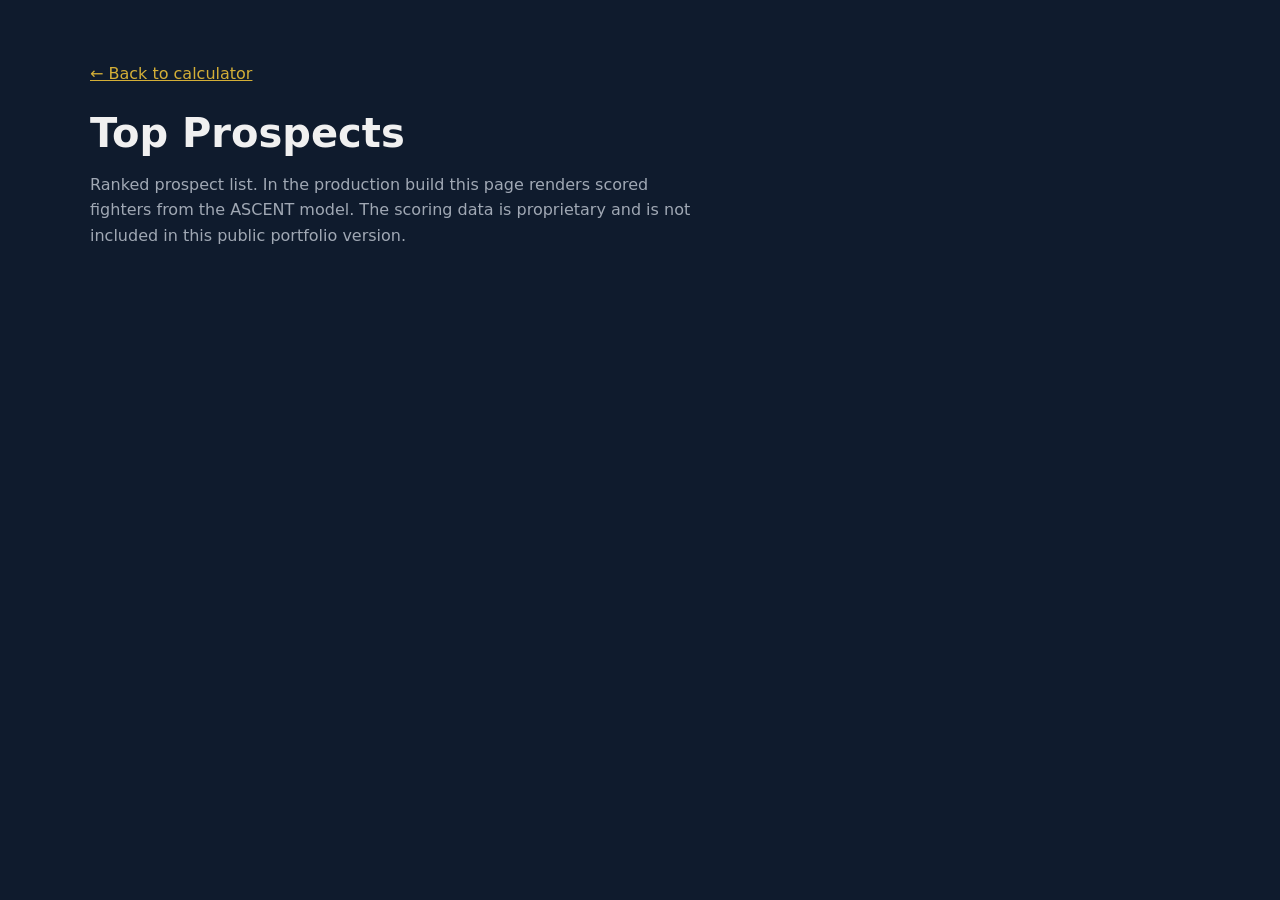
<file: prospects.html>
<!doctype html>
<html lang="en">
<head>
  <meta charset="utf-8"/>
  <meta name="viewport" content="width=device-width,initial-scale=1"/>
  <title>Champion Ascendant — Top Prospects</title>
  <style>
    body { font-family: system-ui, sans-serif; background:#0F1B2D; color:#F0F0F0; margin:0; }
    .wrap { max-width:1100px; margin:0 auto; padding:48px 24px; }
    a { color:#D4AF37; }
    h1 { font-size:40px; margin-bottom:8px; }
    .note { color:#A0A8B4; max-width:60ch; line-height:1.6; }
  </style>
</head>
<body>
  <div class="wrap">
    <p><a href="/">&larr; Back to calculator</a></p>
    <h1>Top Prospects</h1>
    <p class="note">
      Ranked prospect list. In the production build this page renders scored
      fighters from the ASCENT model. The scoring data is proprietary and is not
      included in this public portfolio version.
    </p>
  </div>
</body>
</html>
</file>
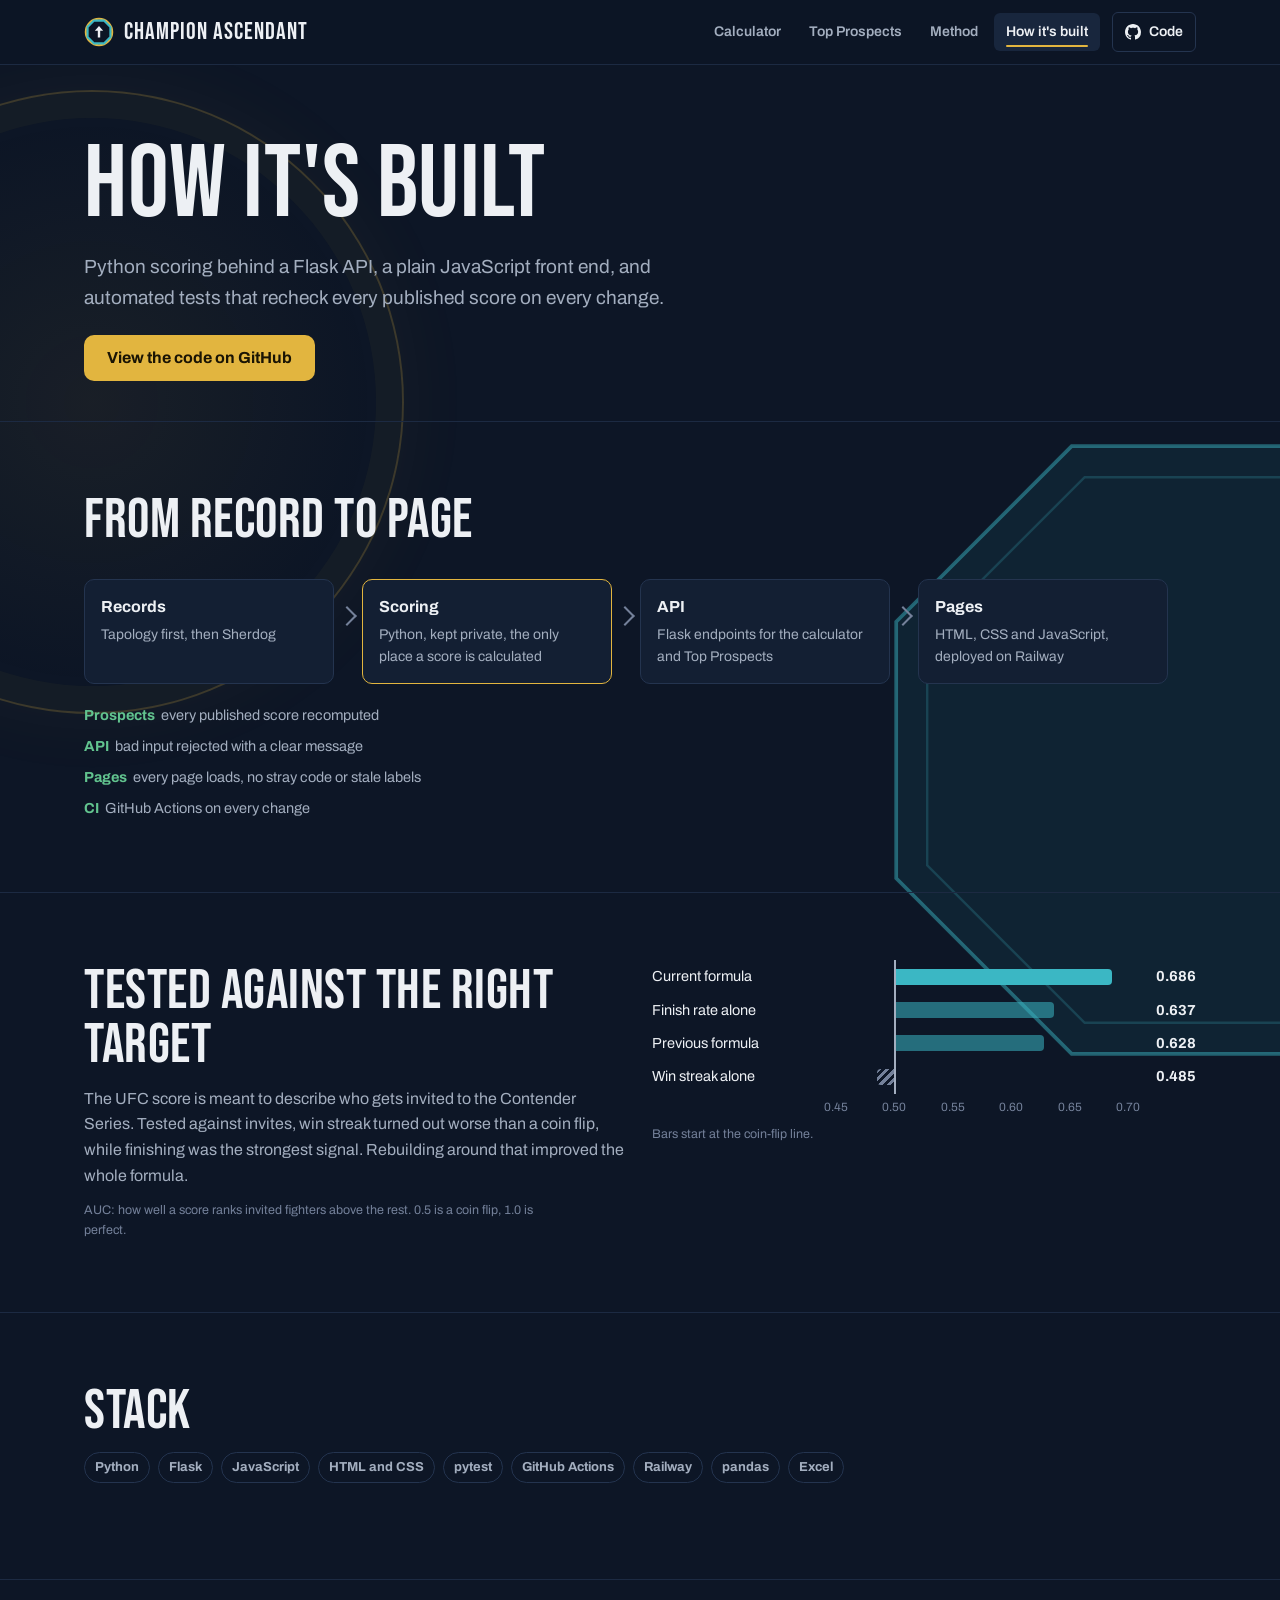
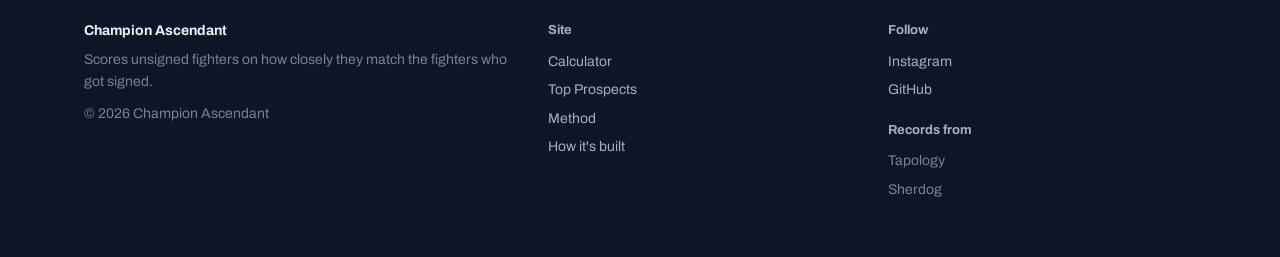
<file: templates/build.html>
<!doctype html>
<html lang="en">
<head>
  <meta charset="utf-8"/>
  <meta name="viewport" content="width=device-width,initial-scale=1"/>
  <title>How it&#x27;s built — Champion Ascendant</title>
  <meta name="description" content="The engineering behind Champion Ascendant: Python scoring behind a Flask API, a plain JavaScript front end, automated tests on every change, and validation against real outcomes."/>
  <meta property="og:type" content="website"/>
  <meta property="og:site_name" content="Champion Ascendant"/>
  <meta property="og:title" content="How it&#x27;s built — Champion Ascendant"/>
  <meta property="og:description" content="The engineering behind Champion Ascendant: Python scoring behind a Flask API, a plain JavaScript front end, automated tests on every change, and validation against real outcomes."/>
  <meta property="og:url" content="https://www.championascendant.com/build"/>
  <meta property="og:image" content="https://www.championascendant.com/og-card.png"/>
  <meta property="og:image:secure_url" content="https://www.championascendant.com/og-card.png"/>
  <meta property="og:image:type" content="image/png"/>
  <meta property="og:image:width" content="1200"/>
  <meta property="og:image:height" content="630"/>
  <meta property="og:image:alt" content="Champion Ascendant: who gets signed, measured."/>
  <link rel="canonical" href="https://www.championascendant.com/build"/>
  <meta name="twitter:card" content="summary_large_image"/>
  <meta name="twitter:image" content="https://www.championascendant.com/og-card.png"/>
  <meta name="theme-color" content="#0D1626"/>
  <link rel="icon" href="/static/favicon.svg" type="image/svg+xml"/>
  <link rel="preconnect" href="https://fonts.googleapis.com"/>
  <link rel="preconnect" href="https://fonts.gstatic.com" crossorigin/>
  <link href="https://fonts.googleapis.com/css2?family=Archivo:wdth,wght@75..100,400..800&family=Bebas+Neue&family=JetBrains+Mono:wght@500&display=swap" rel="stylesheet"/>
  <link rel="stylesheet" href="/static/site.css"/>
  <style>
    .flow { display: grid; grid-template-columns: repeat(4, minmax(0, 1fr)); gap: 0; }
    .stage { position: relative; padding-right: 28px; }
    .stage:not(:last-child)::after {
      content: ""; position: absolute; right: 8px; top: 30px; width: 12px; height: 12px;
      border-top: 2px solid var(--dim); border-right: 2px solid var(--dim); transform: rotate(45deg);
    }
    .node { background: var(--panel); border: 1px solid var(--line); border-radius: var(--r); padding: 14px 16px; height: 100%; }
    .node b { display: block; font-size: 16px; margin-bottom: 4px; }
    .node span { display: block; font-size: 14px; color: var(--muted); }
    .node.key { border-color: var(--one); }
    .tests { margin-top: 20px; display: flex; flex-wrap: wrap; gap: 8px 22px; font-size: 14.5px; color: var(--muted); }
    .tests b { color: var(--pos); font-weight: 700; margin-right: 6px; }

    .auc { display: grid; gap: 10px; }
    .auc-row { display: grid; grid-template-columns: 170px 1fr 54px; gap: 14px; align-items: center; font-size: 14.5px; }
    .auc-track { position: relative; height: 22px; }
    .auc-track .chance { position: absolute; top: -6px; bottom: -6px; width: 2px; background: var(--muted); }
    .auc-track .b { position: absolute; top: 3px; height: 16px; border-radius: 0 4px 4px 0; background: rgba(59,183,196,0.55); }
    .auc-track .b.hi { background: var(--dwcs); }
    .auc-track .b.below { border-radius: 4px 0 0 4px; background: repeating-linear-gradient(135deg, var(--dim) 0 3px, transparent 3px 6px); }
    .auc-row .val { font-weight: 700; text-align: right; }
    .auc-axis { display: grid; grid-template-columns: 170px 1fr 54px; gap: 14px; font-size: 12px; color: var(--dim); }
    .auc-axis .ticks { position: relative; height: 16px; }
    .auc-axis .ticks span { position: absolute; transform: translateX(-50%); }
    .stack { display: flex; flex-wrap: wrap; gap: 8px; }
    @media (max-width: 900px) {
      .flow { grid-template-columns: 1fr; }
      .stage { padding: 0 0 26px; }
      .stage:not(:last-child)::after { right: auto; left: 50%; top: auto; bottom: 8px; transform: rotate(135deg); }
      .auc-row, .auc-axis { grid-template-columns: 1fr 54px; }
      .auc-row .lab { grid-column: 1 / -1; }
      .auc-axis > span:first-child { display: none; }
    }
  </style>
</head>
<body>
<a class="skip" href="#main">Skip to content</a>
<header class="site-head">
  <div class="wrap">
    <a class="brand" href="/" aria-label="Champion Ascendant home">
      <svg class="brand-mark" viewBox="0 0 100 100" aria-hidden="true"><circle cx="50" cy="50" r="44" fill="none" stroke="#E2B53F" stroke-width="7"/><path d="M33.4 12h33.2L88 33.4v33.2L66.6 88H33.4L12 66.6V33.4z" fill="none" stroke="#3BB7C4" stroke-width="7"/><path d="M50 30l14 16H54v22h-8V46H36z" fill="#EDF0F4"/></svg>
      <span class="brand-name">Champion Ascendant</span>
    </a>
    <nav class="nav" aria-label="Main">
      <a href="/calculator">Calculator</a>
      <a href="/top-prospects">Top Prospects</a>
      <a href="/methodology">Method</a>
      <a href="/build" aria-current="page">How it's built</a>
      <a class="gh" href="https://github.com/Dethrone1/champion-ascendant-demo"><svg viewBox="0 0 16 16" aria-hidden="true" fill="currentColor"><path d="M8 0C3.58 0 0 3.58 0 8c0 3.54 2.29 6.53 5.47 7.59.4.07.55-.17.55-.38 0-.19-.01-.82-.01-1.49-2.01.37-2.53-.49-2.69-.94-.09-.23-.48-.94-.82-1.13-.28-.15-.68-.52-.01-.53.63-.01 1.08.58 1.23.82.72 1.21 1.87.87 2.33.66.07-.52.28-.87.51-1.07-1.78-.2-3.64-.89-3.64-3.95 0-.87.31-1.59.82-2.15-.08-.2-.36-1.02.08-2.12 0 0 .67-.21 2.2.82.64-.18 1.32-.27 2-.27.68 0 1.36.09 2 .27 1.53-1.04 2.2-.82 2.2-.82.44 1.1.16 1.92.08 2.12.51.56.82 1.27.82 2.15 0 3.07-1.87 3.75-3.65 3.95.29.25.54.73.54 1.48 0 1.07-.01 1.93-.01 2.2 0 .21.15.46.55.38A8.013 8.013 0 0016 8c0-4.42-3.58-8-8-8z"/></svg>Code</a>
    </nav>
  </div>
</header>

<main id="main">
<section class="page-head">
  <div class="wrap">
    <h1 class="display">How it's built</h1>
    <p class="lede">Python scoring behind a Flask API, a plain JavaScript front end, and automated tests that recheck every published score on every change.</p>
    <div class="meta">
      <a class="btn btn-primary holo" href="https://github.com/Dethrone1/champion-ascendant-demo">View the code on GitHub</a>
    </div>
  </div>
</section>

<section class="block">
  <div class="wrap">
    <div class="block-intro"><h2 class="display">From record to page</h2></div>
    <div class="flow">
      <div class="stage"><div class="node"><b>Records</b><span>Tapology first, then Sherdog</span></div></div>
      <div class="stage"><div class="node key"><b>Scoring</b><span>Python, kept private, the only place a score is calculated</span></div></div>
      <div class="stage"><div class="node"><b>API</b><span>Flask endpoints for the calculator and Top Prospects</span></div></div>
      <div class="stage"><div class="node"><b>Pages</b><span>HTML, CSS and JavaScript, deployed on Railway</span></div></div>
    </div>
    <p class="tests" aria-label="Automated tests">
      <span><b>Prospects</b>every published score recomputed</span>
      <span><b>API</b>bad input rejected with a clear message</span>
      <span><b>Pages</b>every page loads, no stray code or stale labels</span>
      <span><b>CI</b>GitHub Actions on every change</span>
    </p>
  </div>
</section>

<section class="block">
  <div class="wrap grid-2">
    <div>
      <h2 class="display">Tested against the right target</h2>
      <p class="muted">The UFC score is meant to describe who gets invited to the Contender Series. Tested against invites, win streak turned out worse than a coin flip, while finishing was the strongest signal. Rebuilding around that improved the whole formula.</p>
      <p class="tiny" style="margin-top:12px">AUC: how well a score ranks invited fighters above the rest. 0.5 is a coin flip, 1.0 is perfect.</p>
    </div>
    <figure>
      <div class="auc" role="img" aria-label="AUC against Contender Series invites: current formula 0.686, finish rate alone 0.637, previous formula 0.628, win streak alone 0.485. Chance is 0.5.">
        <div class="auc-row"><span class="lab">Current formula</span><span class="auc-track" data-v="0.686"></span><span class="val">0.686</span></div>
        <div class="auc-row"><span class="lab">Finish rate alone</span><span class="auc-track" data-v="0.637"></span><span class="val">0.637</span></div>
        <div class="auc-row"><span class="lab">Previous formula</span><span class="auc-track" data-v="0.628"></span><span class="val">0.628</span></div>
        <div class="auc-row"><span class="lab">Win streak alone</span><span class="auc-track" data-v="0.485"></span><span class="val">0.485</span></div>
        <div class="auc-axis" aria-hidden="true"><span></span><span class="ticks" id="ticks"></span><span></span></div>
      </div>
      <figcaption class="tiny" style="margin-top:10px">Bars start at the coin-flip line.</figcaption>
    </figure>
  </div>
</section>

<section class="block">
  <div class="wrap">
    <h2 class="display">Stack</h2>
    <div class="stack" style="margin-top:6px">
      <span class="tag">Python</span><span class="tag">Flask</span><span class="tag">JavaScript</span><span class="tag">HTML and CSS</span>
      <span class="tag">pytest</span><span class="tag">GitHub Actions</span><span class="tag">Railway</span><span class="tag">pandas</span><span class="tag">Excel</span>
    </div>
  </div>
</section>
</main>

<footer class="site-foot">
  <div class="wrap">
    <div class="foot-about">
      <p class="foot-name">Champion Ascendant</p>
      <p>Scores unsigned fighters on how closely they match the fighters who got signed.</p>
      <p class="foot-copy">&copy; <span data-year>2026</span> Champion Ascendant</p>
    </div>
    <div>
      <h4>Site</h4>
      <ul><li><a href="/calculator">Calculator</a></li><li><a href="/top-prospects">Top Prospects</a></li><li><a href="/methodology">Method</a></li><li><a href="/build">How it's built</a></li></ul>
    </div>
    <div>
      <h4>Follow</h4>
      <ul><li><a href="https://www.instagram.com/championascendant" rel="noopener">Instagram</a></li><li><a href="https://github.com/Dethrone1/champion-ascendant-demo" rel="noopener">GitHub</a></li></ul>
      <h4 class="foot-sub">Records from</h4>
      <ul class="plain"><li>Tapology</li><li>Sherdog</li></ul>
    </div>
  </div>
</footer>

<script src="/static/site.js"></script>
<script>
(function () {
  var lo = 0.45, hi = 0.70, pct = function (v) { return (v - lo) / (hi - lo) * 100; };
  document.querySelectorAll('.auc-track').forEach(function (t, i) {
    var v = Number(t.dataset.v), c = pct(0.5), x = pct(v);
    var cls = v < 0.5 ? 'b below' : (i === 0 ? 'b hi' : 'b');
    t.innerHTML = '<span class="' + cls + '" title="AUC ' + v.toFixed(3) + '" style="left:' + Math.min(c, x) + '%;width:' + Math.abs(x - c) + '%"></span>'
      + '<span class="chance" style="left:' + c + '%" aria-hidden="true"></span>';
  });
  document.getElementById('ticks').innerHTML = [0.45, 0.5, 0.55, 0.6, 0.65, 0.7].map(function (v) {
    return '<span style="left:' + pct(v) + '%">' + v.toFixed(2) + '</span>';
  }).join('');
})();
</script>
</body>
</html>
</file>
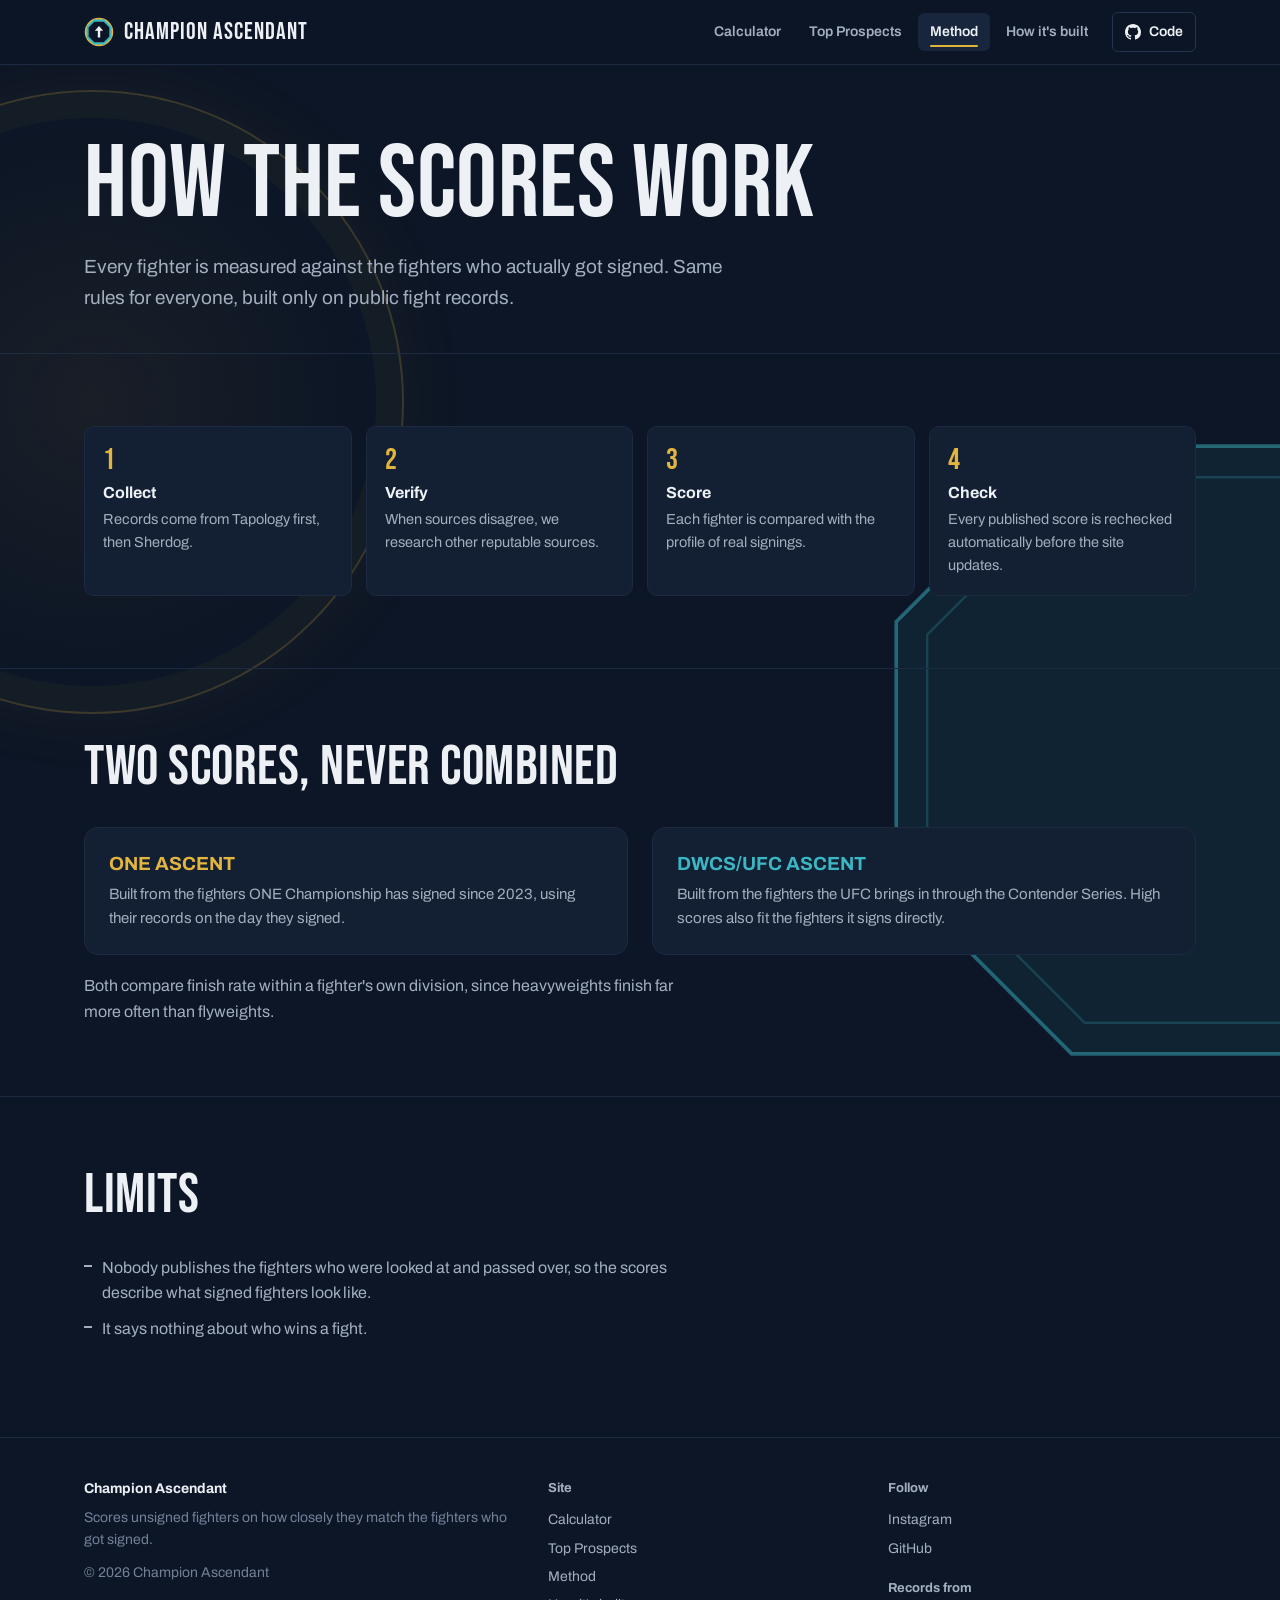
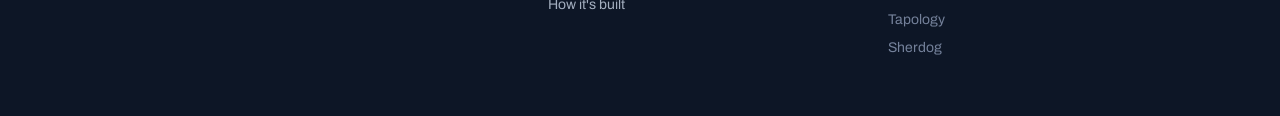
<file: templates/methodology.html>
<!doctype html>
<html lang="en">
<head>
  <meta charset="utf-8"/>
  <meta name="viewport" content="width=device-width,initial-scale=1"/>
  <title>Method — how the ASCENT scores work</title>
  <meta name="description" content="How Champion Ascendant scores unsigned MMA fighters against the fighters who actually got signed, and what the scores do and don&#x27;t claim."/>
  <meta property="og:type" content="website"/>
  <meta property="og:site_name" content="Champion Ascendant"/>
  <meta property="og:title" content="Method — how the ASCENT scores work"/>
  <meta property="og:description" content="How Champion Ascendant scores unsigned MMA fighters against the fighters who actually got signed, and what the scores do and don&#x27;t claim."/>
  <meta property="og:url" content="https://www.championascendant.com/methodology"/>
  <meta property="og:image" content="https://www.championascendant.com/og-card.png"/>
  <meta property="og:image:secure_url" content="https://www.championascendant.com/og-card.png"/>
  <meta property="og:image:type" content="image/png"/>
  <meta property="og:image:width" content="1200"/>
  <meta property="og:image:height" content="630"/>
  <meta property="og:image:alt" content="Champion Ascendant: who gets signed, measured."/>
  <link rel="canonical" href="https://www.championascendant.com/methodology"/>
  <meta name="twitter:card" content="summary_large_image"/>
  <meta name="twitter:image" content="https://www.championascendant.com/og-card.png"/>
  <meta name="theme-color" content="#0D1626"/>
  <link rel="icon" href="/static/favicon.svg" type="image/svg+xml"/>
  <link rel="preconnect" href="https://fonts.googleapis.com"/>
  <link rel="preconnect" href="https://fonts.gstatic.com" crossorigin/>
  <link href="https://fonts.googleapis.com/css2?family=Archivo:wdth,wght@75..100,400..800&family=Bebas+Neue&family=JetBrains+Mono:wght@500&display=swap" rel="stylesheet"/>
  <link rel="stylesheet" href="/static/site.css"/>
  <style>
    .steps { list-style: none; counter-reset: s; display: grid; grid-template-columns: repeat(4, 1fr); gap: 14px; }
    .steps li { counter-increment: s; background: var(--panel); border: 1px solid var(--line-soft); border-radius: var(--r); padding: 18px; }
    .steps li::before { content: counter(s); display: block; font-family: var(--font-display); font-size: 30px; color: var(--one); line-height: 1; margin-bottom: 8px; }
    .steps h3 { font-size: 16px; margin-bottom: 4px; }
    .steps p { font-size: 14.5px; color: var(--muted); }
    .systems h3.one { color: var(--one); }
    .systems h3.ufc { color: var(--dwcs); }
    .claims { list-style: none; display: grid; gap: 10px; max-width: 70ch; }
    .claims li { color: var(--muted); padding-left: 18px; position: relative; }
    .claims li::before { content: ""; position: absolute; left: 0; top: 0.65em; width: 8px; height: 2px; background: var(--muted); }
    @media (max-width: 860px) { .steps { grid-template-columns: 1fr 1fr; } }
    @media (max-width: 520px) { .steps { grid-template-columns: 1fr; } }
  </style>
</head>
<body>
<a class="skip" href="#main">Skip to content</a>
<header class="site-head">
  <div class="wrap">
    <a class="brand" href="/" aria-label="Champion Ascendant home">
      <svg class="brand-mark" viewBox="0 0 100 100" aria-hidden="true"><circle cx="50" cy="50" r="44" fill="none" stroke="#E2B53F" stroke-width="7"/><path d="M33.4 12h33.2L88 33.4v33.2L66.6 88H33.4L12 66.6V33.4z" fill="none" stroke="#3BB7C4" stroke-width="7"/><path d="M50 30l14 16H54v22h-8V46H36z" fill="#EDF0F4"/></svg>
      <span class="brand-name">Champion Ascendant</span>
    </a>
    <nav class="nav" aria-label="Main">
      <a href="/calculator">Calculator</a>
      <a href="/top-prospects">Top Prospects</a>
      <a href="/methodology" aria-current="page">Method</a>
      <a href="/build">How it's built</a>
      <a class="gh" href="https://github.com/Dethrone1/champion-ascendant-demo"><svg viewBox="0 0 16 16" aria-hidden="true" fill="currentColor"><path d="M8 0C3.58 0 0 3.58 0 8c0 3.54 2.29 6.53 5.47 7.59.4.07.55-.17.55-.38 0-.19-.01-.82-.01-1.49-2.01.37-2.53-.49-2.69-.94-.09-.23-.48-.94-.82-1.13-.28-.15-.68-.52-.01-.53.63-.01 1.08.58 1.23.82.72 1.21 1.87.87 2.33.66.07-.52.28-.87.51-1.07-1.78-.2-3.64-.89-3.64-3.95 0-.87.31-1.59.82-2.15-.08-.2-.36-1.02.08-2.12 0 0 .67-.21 2.2.82.64-.18 1.32-.27 2-.27.68 0 1.36.09 2 .27 1.53-1.04 2.2-.82 2.2-.82.44 1.1.16 1.92.08 2.12.51.56.82 1.27.82 2.15 0 3.07-1.87 3.75-3.65 3.95.29.25.54.73.54 1.48 0 1.07-.01 1.93-.01 2.2 0 .21.15.46.55.38A8.013 8.013 0 0016 8c0-4.42-3.58-8-8-8z"/></svg>Code</a>
    </nav>
  </div>
</header>

<main id="main">
<section class="page-head">
  <div class="wrap">
    <h1 class="display">How the scores work</h1>
    <p class="lede">Every fighter is measured against the fighters who actually got signed. Same rules for everyone, built only on public fight records.</p>
  </div>
</section>

<section class="block">
  <div class="wrap">
    <ol class="steps">
      <li><h3>Collect</h3><p>Records come from Tapology first, then Sherdog.</p></li>
      <li><h3>Verify</h3><p>When sources disagree, we research other reputable sources.</p></li>
      <li><h3>Score</h3><p>Each fighter is compared with the profile of real signings.</p></li>
      <li><h3>Check</h3><p>Every published score is rechecked automatically before the site updates.</p></li>
    </ol>
  </div>
</section>

<section class="block">
  <div class="wrap">
    <div class="block-intro"><h2 class="display">Two scores, never combined</h2></div>
    <div class="grid-2 systems">
      <div class="panel">
        <h3 class="one">ONE ASCENT</h3>
        <p>Built from the fighters ONE Championship has signed since 2023, using their records on the day they signed.</p>
      </div>
      <div class="panel">
        <h3 class="ufc">DWCS/UFC ASCENT</h3>
        <p>Built from the fighters the UFC brings in through the Contender Series. High scores also fit the fighters it signs directly.</p>
      </div>
    </div>
    <p class="muted" style="margin-top:18px">Both compare finish rate within a fighter's own division, since heavyweights finish far more often than flyweights.</p>
  </div>
</section>

<section class="block">
  <div class="wrap">
    <div class="block-intro"><h2 class="display">Limits</h2></div>
    <ul class="claims">
      <li>Nobody publishes the fighters who were looked at and passed over, so the scores describe what signed fighters look like.</li>
      <li>It says nothing about who wins a fight.</li>
    </ul>
  </div>
</section>
</main>

<footer class="site-foot">
  <div class="wrap">
    <div class="foot-about">
      <p class="foot-name">Champion Ascendant</p>
      <p>Scores unsigned fighters on how closely they match the fighters who got signed.</p>
      <p class="foot-copy">&copy; <span data-year>2026</span> Champion Ascendant</p>
    </div>
    <div>
      <h4>Site</h4>
      <ul><li><a href="/calculator">Calculator</a></li><li><a href="/top-prospects">Top Prospects</a></li><li><a href="/methodology">Method</a></li><li><a href="/build">How it's built</a></li></ul>
    </div>
    <div>
      <h4>Follow</h4>
      <ul><li><a href="https://www.instagram.com/championascendant" rel="noopener">Instagram</a></li><li><a href="https://github.com/Dethrone1/champion-ascendant-demo" rel="noopener">GitHub</a></li></ul>
      <h4 class="foot-sub">Records from</h4>
      <ul class="plain"><li>Tapology</li><li>Sherdog</li></ul>
    </div>
  </div>
</footer>

<script src="/static/site.js"></script>
</body>
</html>
</file>
<file: static/site.css>
/* Champion Ascendant — shared styles for every page.
   ONE ASCENT is always gold, DWCS ASCENT is always teal. The two never share a colour,
   a column or a bar, so they can't be read as one number. */

:root {
  --bg: #0D1626;
  --panel: #131F33;
  --panel-2: #18263D;
  --line: #24344F;
  --line-soft: #1C2A42;
  --text: #EDF0F4;
  --muted: #A3AEBF;
  --dim: #74819A;
  --one: #E2B53F;
  --one-ink: #1A1404;
  --dwcs: #3BB7C4;
  --dwcs-ink: #04191C;
  --pos: #62C48F;
  --neg: #E3705F;
  --focus: #F4D67A;

  --font-display: 'Bebas Neue', 'Archivo Narrow', sans-serif;
  --font-body: 'Archivo', system-ui, -apple-system, 'Segoe UI', sans-serif;
  --font-code: 'JetBrains Mono', ui-monospace, monospace;

  --r-lg: 14px;
  --r: 10px;
  --r-sm: 6px;
  --max: 1160px;
  --gutter: 24px;
}

* { box-sizing: border-box; margin: 0; padding: 0; }
html { scroll-behavior: smooth; -webkit-text-size-adjust: 100%; }
html { background: var(--bg); }
body {
  font-family: var(--font-body);
  font-size: 16px;
  line-height: 1.6;
  background: transparent;
  color: var(--text);
  -webkit-font-smoothing: antialiased;
  font-variant-numeric: tabular-nums;
  overflow-x: hidden;
}
img, svg { display: block; max-width: 100%; }
a { color: var(--one); text-underline-offset: 3px; }
a:hover { text-decoration-thickness: 2px; }
:focus-visible { outline: 2px solid var(--focus); outline-offset: 3px; border-radius: 4px; }
strong { font-weight: 700; color: var(--text); }
p { max-width: 68ch; }

.wrap { max-width: var(--max); margin: 0 auto; padding: 0 var(--gutter); }
.skip { position: absolute; left: -999px; top: 8px; background: var(--one); color: var(--one-ink); padding: 8px 14px; border-radius: var(--r-sm); z-index: 100; }
.skip:focus { left: 8px; }

/* ---------- header ---------- */
.site-head {
  position: sticky; top: 0; z-index: 50;
  background: rgba(13, 22, 38, 0.94);
  backdrop-filter: blur(12px);
  border-bottom: 1px solid var(--line-soft);
}
.site-head .wrap { display: flex; align-items: center; gap: 28px; height: 64px; }
.brand { display: flex; align-items: center; gap: 10px; color: var(--text); text-decoration: none; flex-shrink: 0; }
.brand-mark { width: 30px; height: 30px; }
.brand-name { font-family: var(--font-display); font-size: 24px; letter-spacing: 1px; line-height: 1; }
.nav { display: flex; align-items: center; gap: 4px; margin-left: auto; }
.nav a {
  color: var(--muted); text-decoration: none; font-size: 14px; font-weight: 600;
  padding: 8px 12px; border-radius: var(--r-sm); white-space: nowrap;
}
.nav a:hover { color: var(--text); background: var(--panel); }
.nav a[aria-current="page"] { color: var(--text); background: var(--panel-2); }
.nav .gh {
  display: inline-flex; align-items: center; gap: 8px; margin-left: 8px;
  border: 1px solid var(--line); color: var(--text);
}
.nav .gh svg { width: 16px; height: 16px; }

@media (max-width: 860px) {
  .site-head .wrap { height: auto; flex-wrap: wrap; gap: 0; padding-top: 10px; }
  .nav {
    width: calc(100% + 2 * var(--gutter)); margin: 6px calc(-1 * var(--gutter)) 0;
    padding: 0 var(--gutter) 8px; overflow-x: auto; scrollbar-width: none;
  }
  .nav::-webkit-scrollbar { display: none; }
  .nav a { padding: 10px 12px; }
}

/* ---------- type ---------- */
.display {
  font-family: var(--font-display); font-weight: 400; letter-spacing: 0.5px;
  line-height: 0.95; text-transform: none;
}
h1.display { font-size: clamp(52px, 8vw, 104px); }
h2.display { font-size: clamp(36px, 4.6vw, 56px); margin-bottom: 14px; }
h3 { font-size: 19px; font-weight: 700; line-height: 1.3; margin-bottom: 8px; }
.lede { font-size: 19px; line-height: 1.6; color: var(--muted); max-width: 60ch; }
.muted { color: var(--muted); }
.small { font-size: 14px; }
.tiny { font-size: 12.5px; color: var(--dim); }

/* ---------- layout blocks ---------- */
.page-head { padding: 72px 0 40px; border-bottom: 1px solid var(--line-soft); }
.page-head .lede { margin-top: 18px; }
.page-head .meta { display: flex; flex-wrap: wrap; gap: 8px; margin-top: 22px; }
section.block { padding: 72px 0; border-bottom: 1px solid var(--line-soft); }
section.block:last-of-type { border-bottom: 0; }
.block-intro { margin-bottom: 32px; }
.block-intro p { color: var(--muted); }
.grid-2 { display: grid; grid-template-columns: 1fr 1fr; gap: 24px; }
.grid-3 { display: grid; grid-template-columns: repeat(3, 1fr); gap: 20px; }
.grid-2 > *, .grid-3 > * { min-width: 0; }
@media (max-width: 860px) { .grid-2, .grid-3 { grid-template-columns: 1fr; } }

.panel { background: var(--panel); border: 1px solid var(--line-soft); border-radius: var(--r-lg); padding: 24px; }
.panel h3 { margin-bottom: 6px; }
.panel p { color: var(--muted); font-size: 15px; }

/* ---------- system tags & buttons ---------- */
.tag {
  display: inline-flex; align-items: center; gap: 6px; font-size: 13px; font-weight: 700;
  padding: 4px 10px; border-radius: 999px; border: 1px solid var(--line); color: var(--muted);
  white-space: nowrap;
}
.tag.one { color: var(--one); border-color: rgba(226, 181, 63, 0.4); }
.tag.dwcs { color: var(--dwcs); border-color: rgba(59, 183, 196, 0.4); }
.tag .dot { width: 8px; height: 8px; border-radius: 50%; background: currentColor; }

.btn {
  display: inline-flex; align-items: center; justify-content: center; gap: 8px;
  font: 700 16px/1 var(--font-body); padding: 14px 22px; border-radius: var(--r);
  text-decoration: none; cursor: pointer; border: 1px solid transparent;
}
.btn-primary { background: var(--one); color: var(--one-ink); }
.btn-primary:hover { background: #EDC459; }
.btn-ghost { border-color: var(--line); color: var(--text); background: transparent; }
.btn-ghost:hover { background: var(--panel); }
.btn-row { display: flex; flex-wrap: wrap; gap: 12px; }

/* ---------- score anatomy bar (the one visual every page shares) ---------- */
.anatomy { display: grid; gap: 8px; }
.anatomy-top { display: flex; align-items: baseline; justify-content: space-between; gap: 12px; }
.anatomy-name { font-size: 13px; font-weight: 700; letter-spacing: 0.2px; }
.anatomy-name .v { color: var(--dim); font-weight: 500; }
.anatomy-score { font-family: var(--font-display); font-size: 40px; line-height: 0.9; }
.anatomy.one .anatomy-score, .anatomy.one .anatomy-name { color: var(--one); }
.anatomy.ufc .anatomy-score, .anatomy.ufc .anatomy-name { color: var(--dwcs); }
.bar {
  position: relative; height: 16px; border-radius: 4px; background: var(--panel-2);
  overflow: hidden; display: flex;
}
.bar .seg { height: 100%; border-right: 1px solid var(--bg); transform-origin: left; }
.bar .seg:last-child { border-right: 0; }
.bar .neg {
  position: absolute; top: 0; bottom: 0;
  background: repeating-linear-gradient(135deg, var(--neg) 0 3px, transparent 3px 6px);
  opacity: 0.9;
}
.bar .mark { position: absolute; top: -3px; bottom: -3px; width: 2px; background: var(--text); opacity: 0.35; }
.legend { display: flex; flex-wrap: wrap; gap: 4px 16px; margin-top: 2px; list-style: none; }
.legend li { font-size: 13px; color: var(--muted); display: inline-flex; align-items: center; gap: 6px; }
.legend .swatch { width: 10px; height: 10px; border-radius: 2px; display: inline-block; }
.legend .swatch.hatch { background: repeating-linear-gradient(135deg, var(--neg) 0 2px, transparent 2px 4px); }
@media (prefers-reduced-motion: no-preference) {
  .anatomy.animate .seg { animation: grow 0.9s cubic-bezier(.2, .7, .2, 1) both; }
  @keyframes grow { from { transform: scaleX(0); } to { transform: scaleX(1); } }
}

/* ---------- tables ---------- */
.table-wrap { overflow-x: auto; border: 1px solid var(--line-soft); border-radius: var(--r-lg); }
table.data { width: 100%; border-collapse: collapse; font-size: 15px; }
table.data th {
  text-align: left; font-size: 13px; font-weight: 700; color: var(--muted);
  padding: 12px 16px; background: var(--panel); border-bottom: 1px solid var(--line);
}
table.data td { padding: 14px 16px; border-bottom: 1px solid var(--line-soft); vertical-align: top; }
table.data tr:last-child td { border-bottom: 0; }
table.data td.num, table.data th.num { text-align: right; white-space: nowrap; }
table.data td .sub { display: block; font-size: 13px; color: var(--dim); }

/* ---------- code ---------- */
pre.code {
  font-family: var(--font-code); font-size: 13.5px; line-height: 1.7;
  background: #0A1220; border: 1px solid var(--line-soft); border-radius: var(--r);
  padding: 18px 20px; overflow-x: auto; color: #D6DCE5; margin: 14px 0 20px;
}
pre.code .c { color: var(--dim); }
pre.code .k { color: var(--one); }
pre.code .t { color: var(--dwcs); }
code { font-family: var(--font-code); font-size: 0.9em; background: var(--panel-2); padding: 1px 6px; border-radius: 4px; }

/* ---------- callouts ---------- */
.callout { border-left: 3px solid var(--one); padding: 14px 18px; background: var(--panel); border-radius: 0 var(--r) var(--r) 0; color: var(--muted); font-size: 15px; margin: 18px 0; }
.callout.dwcs { border-left-color: var(--dwcs); }
.callout.warn { border-left-color: var(--neg); }
.callout strong { color: var(--text); }

/* ---------- footer ---------- */
.site-foot { border-top: 1px solid var(--line-soft); padding: 40px 0 56px; margin-top: 24px; font-size: 14px; color: var(--dim); }
.site-foot .wrap { display: grid; grid-template-columns: 1.4fr 1fr 1fr; gap: 32px; }
.site-foot h4 { font-size: 13px; color: var(--muted); margin-bottom: 10px; font-weight: 700; }
.site-foot ul { list-style: none; display: grid; gap: 6px; }
.site-foot a { color: var(--muted); text-decoration: none; }
.site-foot a:hover { color: var(--text); text-decoration: underline; }
@media (max-width: 760px) { .site-foot .wrap { grid-template-columns: 1fr; } }

/* ---------- background cages: ONE's circle and the UFC's octagon ---------- */
body::before, body::after {
  content: ""; position: fixed; z-index: -1; pointer-events: none;
  width: 620px; height: 620px;
  animation: cage-pulse 5s ease-in-out infinite;
}
body::before { /* ONE Championship's circular cage */
  left: -220px; top: 90px; border-radius: 50%;
  border: 2px solid rgba(226, 181, 63, 0.22);
  box-shadow: inset 0 0 0 26px rgba(226, 181, 63, 0.035), 0 0 80px rgba(226, 181, 63, 0.05);
  background: radial-gradient(circle, rgba(226, 181, 63, 0.06), transparent 65%);
}
body::after { /* the UFC's octagon */
  right: -230px; bottom: -160px; animation-delay: -2.5s;
  background: url("data:image/svg+xml,%3Csvg xmlns='http://www.w3.org/2000/svg' viewBox='0 0 100 100'%3E%3Cpath d='M29.3 1h41.4L99 29.3v41.4L70.7 99H29.3L1 70.7V29.3z' fill='rgba(59,183,196,0.08)' stroke='rgba(59,183,196,0.48)' stroke-width='0.6'/%3E%3Cpath d='M31.4 6h37.2L94 31.4v37.2L68.6 94H31.4L6 68.6V31.4z' fill='none' stroke='rgba(59,183,196,0.22)' stroke-width='0.4'/%3E%3C/svg%3E") center / contain no-repeat;
}
@keyframes cage-pulse {
  0%, 100% { opacity: 0.55; transform: scale(1); }
  50% { opacity: 1; transform: scale(1.035); }
}
@media (max-width: 760px) {
  body::before, body::after { width: 380px; height: 380px; }
  body::before { left: -190px; top: 120px; }
  body::after { right: -190px; bottom: -120px; }
}
@media (prefers-reduced-motion: reduce) { body::before, body::after { animation: none; opacity: 0.8; } }

/* ---------- headline shine: one sweep on load ---------- */
h1.display {
  background: linear-gradient(100deg, var(--text) 0 42%, #F4D67A 50%, var(--text) 58% 100%) 0 0 / 250% 100% no-repeat;
  -webkit-background-clip: text; background-clip: text; color: transparent;
  background-position: 100% 0;
}
@media (prefers-reduced-motion: no-preference) {
  h1.display { animation: shine 1.8s 0.3s ease-out both; }
  @keyframes shine { from { background-position: 100% 0; } to { background-position: 0 0; } }
}
@media (forced-colors: active) { h1.display { color: CanvasText; background: none; } }

/* ---------- board rows: glow on hover ---------- */
.fighter > summary { transition: background 0.2s, box-shadow 0.2s; }
.fighter > summary:hover {
  box-shadow: inset 3px 0 0 var(--one), inset 0 0 40px rgba(226, 181, 63, 0.06), inset -3px 0 0 var(--dwcs);
}

/* ---------- holographic card hover: diagonal shimmer slides down, card lifts and glows ---------- */
.holo { position: relative; overflow: hidden; isolation: isolate; --glow: 59, 183, 196;
  transition: transform 0.4s ease, box-shadow 0.4s ease; }
.holo.one, .btn.holo { --glow: 226, 181, 63; }
.holo::after {
  content: ""; position: absolute; top: -50%; left: -50%; width: 200%; height: 200%; z-index: 2;
  pointer-events: none; opacity: 0;
  background: linear-gradient(0deg, transparent, transparent 30%, rgba(var(--glow), 0.3));
  transform: rotate(-45deg); transition: transform 0.5s ease, opacity 0.5s ease;
}
.holo:hover { transform: scale(1.03); box-shadow: 0 0 20px rgba(var(--glow), 0.5); }
.holo:hover::after { opacity: 1; transform: rotate(-45deg) translateY(100%); }
@media (prefers-reduced-motion: reduce) { .holo:hover { transform: none; } .holo::after { transition: opacity 0.3s; } }

/* ---------- link underlines that draw in ---------- */
.site-foot a, .tape-foot a, .facts a {
  text-decoration: none;
  background: linear-gradient(currentColor, currentColor) 0 100% / 0 1px no-repeat;
  transition: background-size 0.3s ease, color 0.2s;
  padding-bottom: 2px;
}
.site-foot a:hover, .facts a:hover { background-size: 100% 1px; text-decoration: none; color: var(--text); }
.tape-foot a:hover { background-size: 100% 1px; text-decoration: none; }
.nav a:not(.gh) { position: relative; }
.nav a:not(.gh)::after {
  content: ""; position: absolute; left: 12px; right: 12px; bottom: 4px; height: 2px; border-radius: 2px;
  background: var(--one); transform: scaleX(0); transition: transform 0.3s ease;
}
.nav a:not(.gh):hover::after, .nav a[aria-current="page"]::after { transform: scaleX(1); }

/* ---------- buttons: light sweep on hover, press feedback ---------- */
.btn { position: relative; overflow: hidden; transition: transform 0.15s ease, background 0.2s, box-shadow 0.2s; }
.btn-primary::before {
  content: ""; position: absolute; top: 0; bottom: 0; left: -60%; width: 40%;
  background: linear-gradient(100deg, transparent, rgba(255,255,255,0.45), transparent); transform: skewX(-20deg);
  transition: left 0.6s ease;
}
.btn-primary:hover::before { left: 120%; }
.btn:active { transform: translateY(1px) scale(0.98); }

/* ---------- featured card: slow gold-to-teal border ---------- */
.tape { position: relative; isolation: isolate; }
.tape::before {
  content: ""; position: absolute; inset: -1px; border-radius: inherit; padding: 1px; pointer-events: none;
  background: conic-gradient(from var(--angle, 0deg), var(--one), transparent 30%, var(--dwcs) 50%, transparent 80%, var(--one));
  -webkit-mask: linear-gradient(#000 0 0) content-box, linear-gradient(#000 0 0);
  -webkit-mask-composite: xor; mask-composite: exclude; opacity: 0.8; z-index: -1;
}
@property --angle { syntax: "<angle>"; initial-value: 0deg; inherits: false; }
@media (prefers-reduced-motion: no-preference) {
  .tape::before { animation: spin-border 8s linear infinite; }
  @keyframes spin-border { to { --angle: 360deg; } }
}

/* ---------- small touches ---------- */
::selection { background: rgba(226, 181, 63, 0.35); color: var(--text); }
html { scrollbar-color: var(--line) var(--bg); scrollbar-width: thin; }
.field input, .field select { transition: border-color 0.2s, box-shadow 0.2s; }
.chip { transition: color 0.2s, background 0.2s, border-color 0.2s; }

/* ---------- touch screens: no hover-only effects that would stick after a tap ---------- */
@media (hover: none) {
  .holo::after { display: none; }
  .holo:hover { transform: none; box-shadow: none; }
  .btn-primary::before { display: none; }
  .fighter > summary:hover { box-shadow: none; }
}

/* ---------- comfortable tap targets on phones and tablets ---------- */
@media (max-width: 960px), (hover: none) {
  .tape-foot a, .facts a { display: inline-block; padding: 11px 0; background-position: 0 calc(100% - 9px); }
  .brand { padding: 7px 0; }
}

/* ---------- footer layout ---------- */
.site-foot .foot-name { color: var(--text); font-weight: 700; margin-bottom: 6px; }
.site-foot .foot-copy { margin-top: 10px; }
.site-foot .foot-sub { margin-top: 18px; }
@media (max-width: 760px) {
  .site-foot { padding: 32px 0 40px; }
  .site-foot .wrap { grid-template-columns: 1fr 1fr; gap: 24px 20px; }
  .site-foot .foot-about { grid-column: 1 / -1; }
  .site-foot ul { gap: 2px; }
  .site-foot li a { display: inline-block; padding: 6px 0; background-position: 0 calc(100% - 4px); }
}

/* ---------- selects: light chevron so it shows on the dark background (iOS draws a dark one) ---------- */
select {
  -webkit-appearance: none; appearance: none;
  background-image: url("data:image/svg+xml,%3Csvg xmlns='http://www.w3.org/2000/svg' viewBox='0 0 20 20' fill='none' stroke='%23A3AEBF' stroke-width='2' stroke-linecap='round' stroke-linejoin='round'%3E%3Cpath d='M5 8l5 5 5-5'/%3E%3C/svg%3E");
  background-repeat: no-repeat; background-position: right 12px center; background-size: 16px;
  padding-right: 38px !important;
}
select::-ms-expand { display: none; }

/* ---------- phones: nav wraps and centres so every item, including Code, is visible ---------- */
@media (max-width: 860px) {
  .site-head .wrap { justify-content: center; padding-bottom: 6px; }
  .brand { width: 100%; justify-content: center; }
  .nav { width: 100%; margin: 4px 0 0; padding: 0; overflow: visible; flex-wrap: wrap; justify-content: center; gap: 2px 4px; mask-image: none; -webkit-mask-image: none; }
  .nav a { padding: 8px 10px; font-size: 14px; }
  .nav .gh { margin-left: 4px; }
}
@media (max-width: 860px) { .site-head { position: static; } }
</file>
